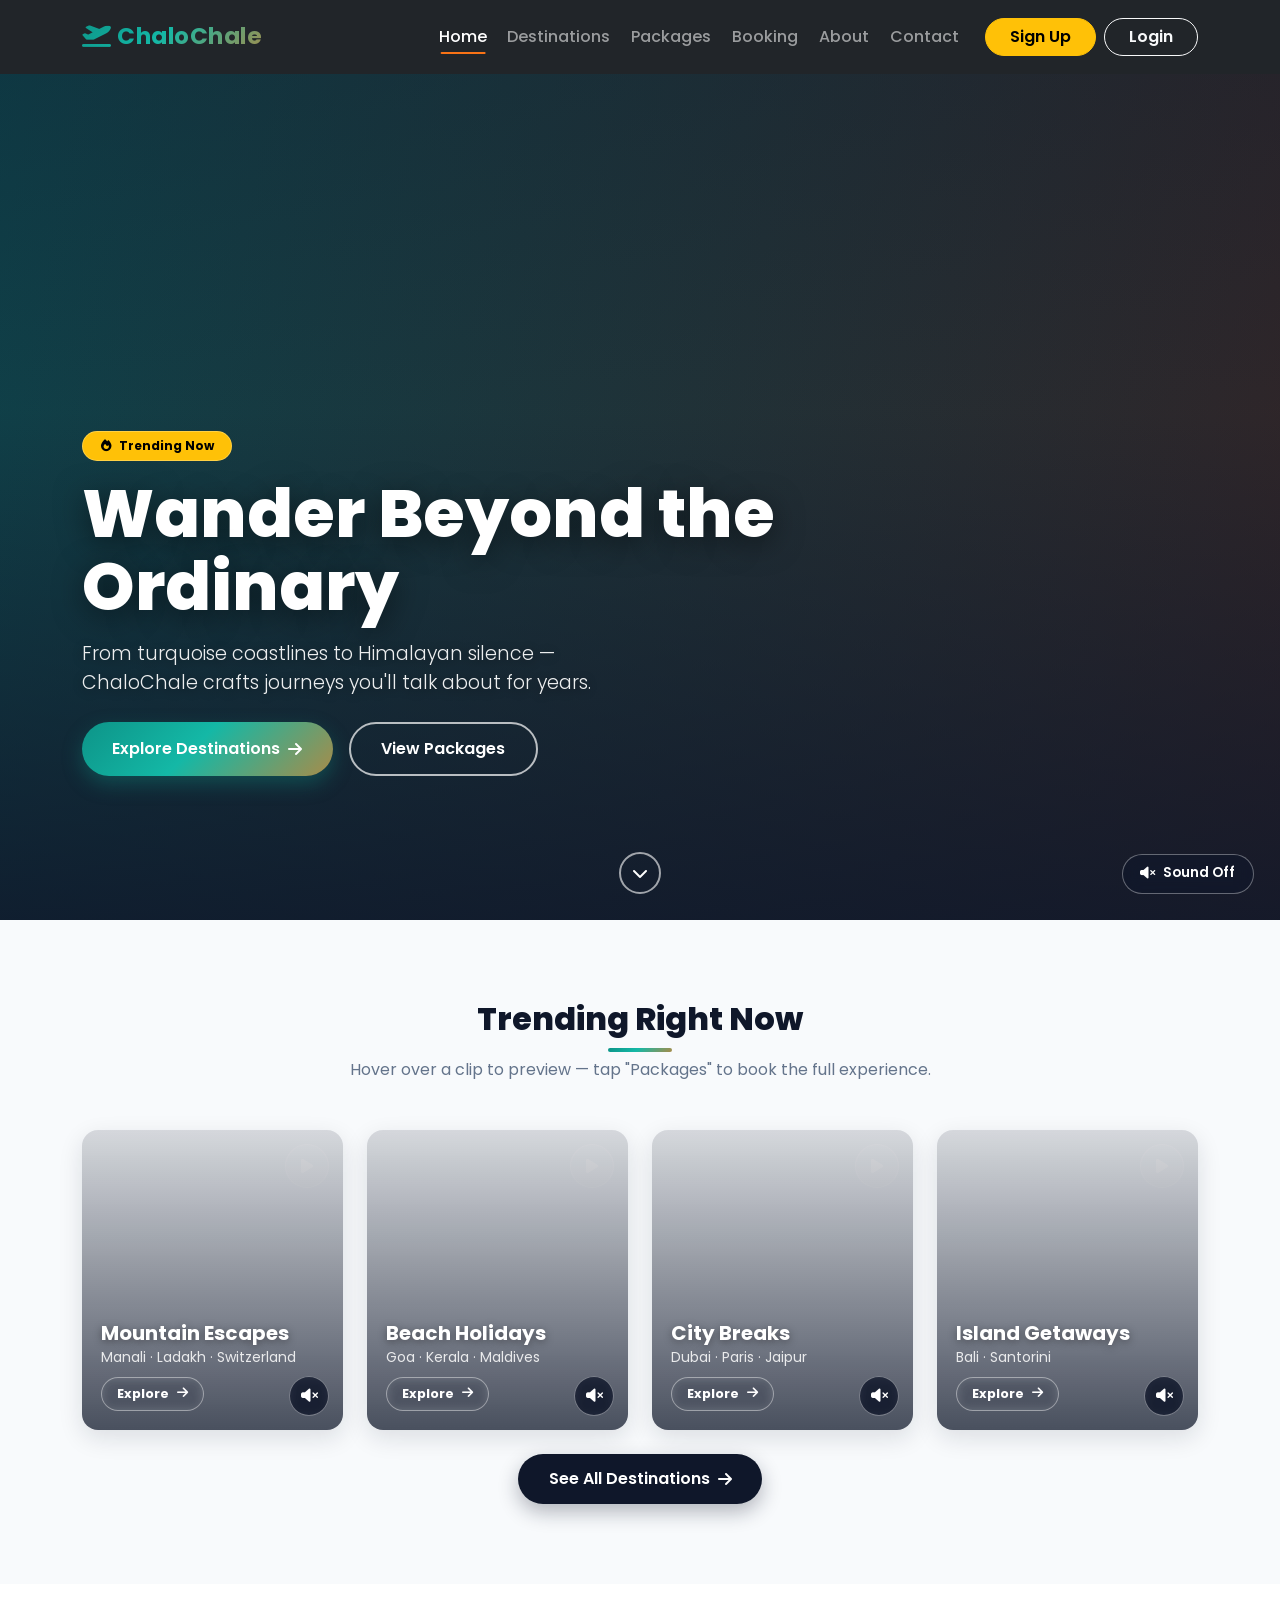
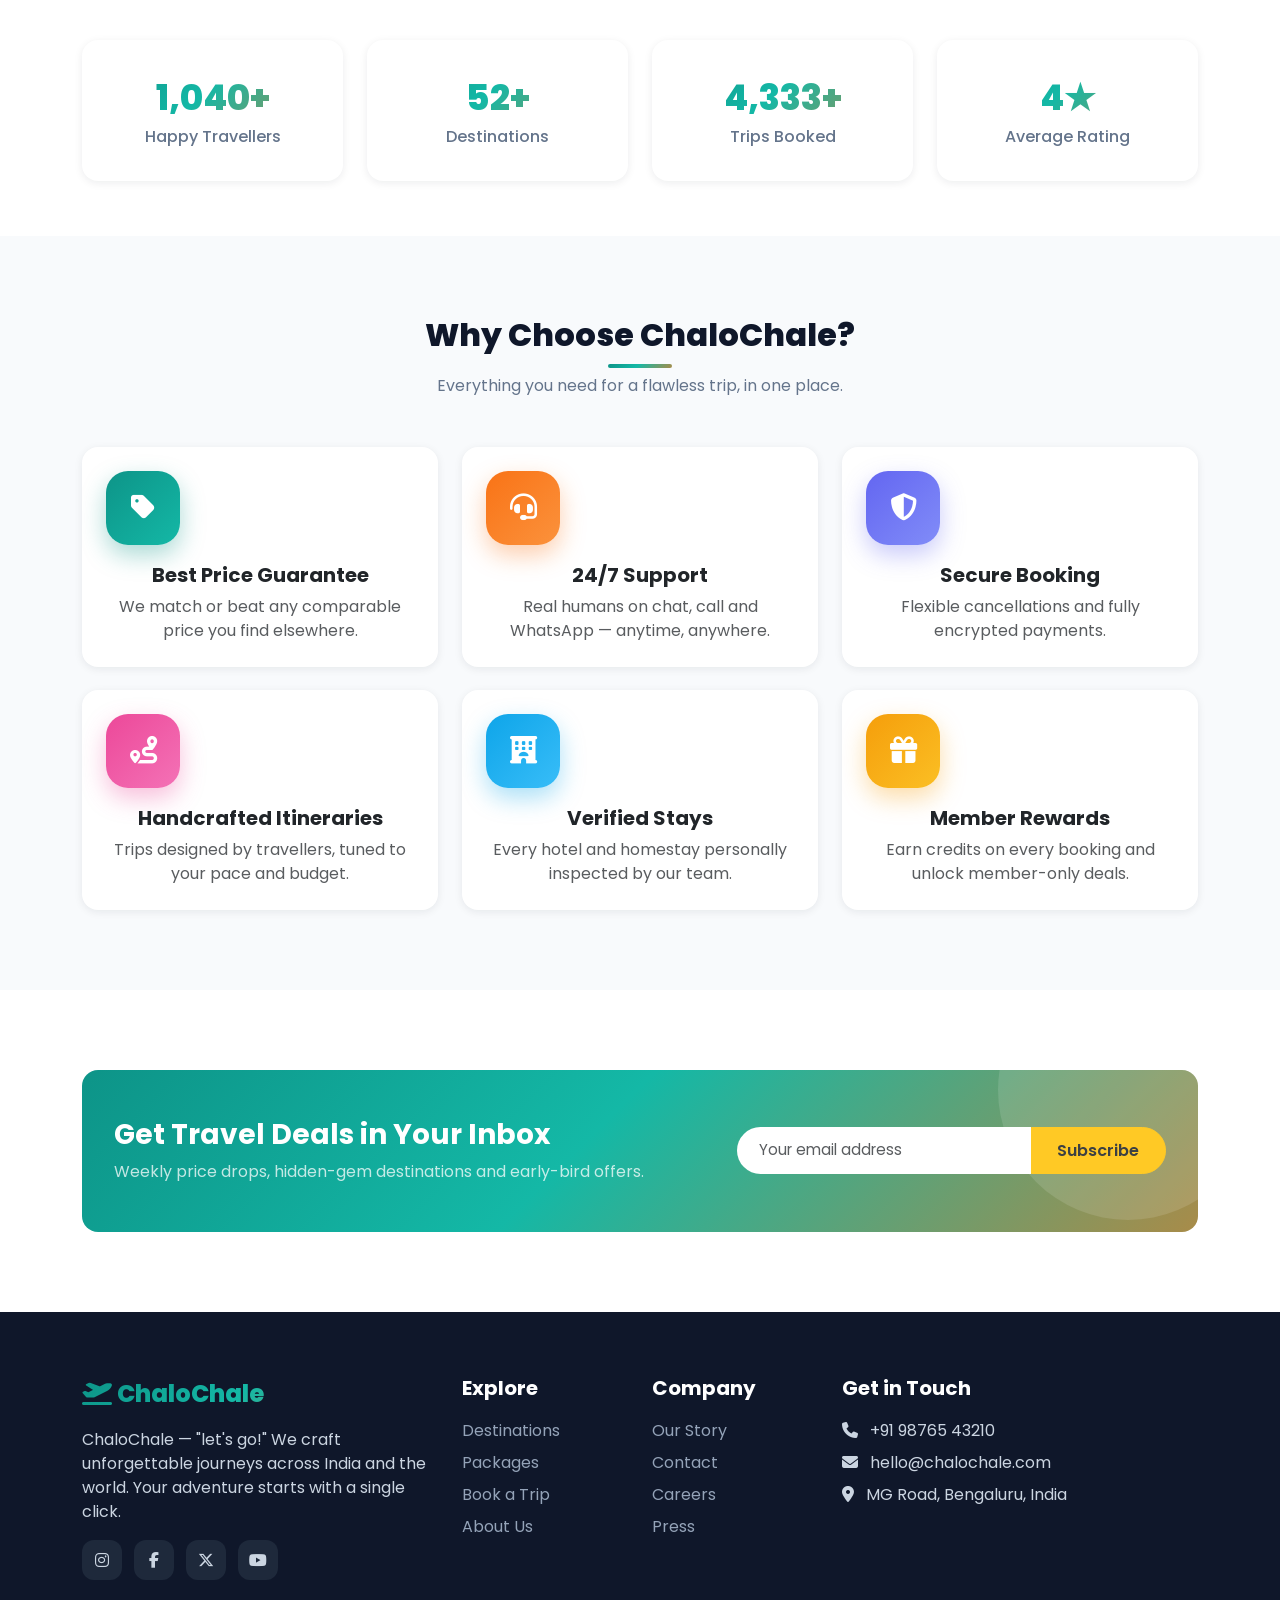
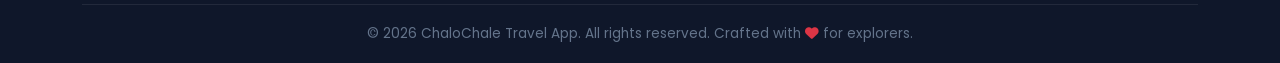
<file: index.html>
<!DOCTYPE html>
<html lang="en">
<head>
    <meta charset="UTF-8">
    <meta name="viewport" content="width=device-width, initial-scale=1.0">
    <title>ChaloChale — Explore the World With Us</title>
    <meta name="description" content="ChaloChale — book amazing destinations, packages and trips across India and the world.">
    <link href="https://cdn.jsdelivr.net/npm/bootstrap@5.0.2/dist/css/bootstrap.min.css" rel="stylesheet">
    <link rel="stylesheet" href="https://cdnjs.cloudflare.com/ajax/libs/font-awesome/6.5.2/css/all.min.css">
    <link href="https://fonts.googleapis.com/css2?family=Poppins:wght@400;500;600;700;800&display=swap" rel="stylesheet">
    <link rel="stylesheet" href="css/style.css">
</head>
<body>

    <!-- Navbar Start -->
    <nav class="navbar navbar-expand-lg navbar-dark bg-dark navbar-custom">
        <div class="container">
            <a class="navbar-brand fw-bold" href="index.html">
                <i class="fa-solid fa-plane-departure"></i> ChaloChale
            </a>

            <button class="navbar-toggler" type="button" data-bs-toggle="collapse" data-bs-target="#navbarNav">
                <span class="navbar-toggler-icon"></span>
            </button>

            <div class="collapse navbar-collapse" id="navbarNav">
                <ul class="navbar-nav ms-auto">
                    <li class="nav-item"><a class="nav-link active" href="index.html">Home</a></li>
                    <li class="nav-item"><a class="nav-link" href="destinations.html">Destinations</a></li>
                    <li class="nav-item"><a class="nav-link" href="packages.html">Packages</a></li>
                    <li class="nav-item"><a class="nav-link" href="booking.html">Booking</a></li>
                    <li class="nav-item"><a class="nav-link" href="about.html">About</a></li>
                    <li class="nav-item"><a class="nav-link" href="contact.html">Contact</a></li>
                </ul>
                <a href="signup.html" class="btn btn-warning ms-lg-3 rounded-pill px-4 fw-semibold">Sign Up</a>
                <a href="login.html" class="btn btn-outline-light ms-lg-2 rounded-pill px-4 fw-semibold">Login</a>
            </div>
        </div>
    </nav>
    <!-- Navbar End -->

    <!-- Video Hero -->
    <section class="video-hero">
        <video autoplay muted loop playsinline
               poster="https://images.unsplash.com/photo-1507525428034-b723cf961d3e?auto=format&fit=crop&w=1600&q=70">
            <source src="https://assets.mixkit.co/videos/5371/5371-720.mp4" type="video/mp4">
        </video>
        <div class="video-hero-overlay"></div>

        <div class="container video-hero-content">
            <span class="badge-pill badge text-bg-warning mb-3"><i class="fa-solid fa-fire me-1"></i> Trending Now</span>
            <h1 class="mb-3">Wander Beyond the Ordinary</h1>
            <p class="lead mb-4">From turquoise coastlines to Himalayan silence — ChaloChale crafts journeys you'll talk about for years.</p>
            <div class="d-flex flex-wrap gap-3">
                <a href="destinations.html" class="btn-cc">Explore Destinations <i class="fa-solid fa-arrow-right"></i></a>
                <a href="packages.html" class="btn-cc-outline">View Packages</a>
            </div>
        </div>

        <a href="#trending" class="scroll-hint" aria-label="Scroll down"><i class="fa-solid fa-chevron-down"></i></a>

        <button type="button" class="hero-sound" id="heroSound" aria-label="Toggle sound">
            <i class="fa-solid fa-volume-xmark"></i><span>Sound Off</span>
        </button>
    </section>
    <!-- Video Hero End -->

    <!-- Trending Video Destinations -->
    <section class="section section-alt" id="trending">
        <div class="container">
            <div class="text-center mb-5 reveal">
                <h2 class="section-title">Trending Right Now</h2>
                <p class="section-sub">Hover over a clip to preview — tap "Packages" to book the full experience.</p>
            </div>
            <div class="row g-4">
                <div class="col-md-6 col-lg-3 reveal">
                    <div class="video-card">
                        <video muted loop playsinline preload="metadata" poster="https://images.unsplash.com/photo-1501785888041-af3ef285b470?auto=format&fit=crop&w=700&q=60">
                            <source src="https://assets.mixkit.co/videos/41576/41576-720.mp4" type="video/mp4">
                        </video>
                        <button type="button" class="card-mute" aria-label="Toggle sound"><i class="fa-solid fa-volume-xmark"></i></button>
                        <span class="play-fab"><i class="fa-solid fa-play"></i></span>
                        <div class="video-card-overlay">
                            <h5>Mountain Escapes</h5>
                            <small>Manali · Ladakh · Switzerland</small>
                            <a href="destinations.html" class="video-explore">Explore <i class="fa-solid fa-arrow-right"></i></a>
                        </div>
                    </div>
                </div>
                <div class="col-md-6 col-lg-3 reveal" style="--reveal-delay:.1s">
                    <div class="video-card">
                        <video muted loop playsinline preload="metadata" poster="https://images.unsplash.com/photo-1514282401047-d79a71a590e8?auto=format&fit=crop&w=700&q=60">
                            <source src="https://assets.mixkit.co/videos/5016/5016-720.mp4" type="video/mp4">
                        </video>
                        <button type="button" class="card-mute" aria-label="Toggle sound"><i class="fa-solid fa-volume-xmark"></i></button>
                        <span class="play-fab"><i class="fa-solid fa-play"></i></span>
                        <div class="video-card-overlay">
                            <h5>Beach Holidays</h5>
                            <small>Goa · Kerala · Maldives</small>
                            <a href="destinations.html" class="video-explore">Explore <i class="fa-solid fa-arrow-right"></i></a>
                        </div>
                    </div>
                </div>
                <div class="col-md-6 col-lg-3 reveal" style="--reveal-delay:.2s">
                    <div class="video-card">
                        <video muted loop playsinline preload="metadata" poster="https://images.unsplash.com/photo-1512453979798-5ea266f8880c?auto=format&fit=crop&w=700&q=60">
                            <source src="https://assets.mixkit.co/videos/4646/4646-720.mp4" type="video/mp4">
                        </video>
                        <button type="button" class="card-mute" aria-label="Toggle sound"><i class="fa-solid fa-volume-xmark"></i></button>
                        <span class="play-fab"><i class="fa-solid fa-play"></i></span>
                        <div class="video-card-overlay">
                            <h5>City Breaks</h5>
                            <small>Dubai · Paris · Jaipur</small>
                            <a href="destinations.html" class="video-explore">Explore <i class="fa-solid fa-arrow-right"></i></a>
                        </div>
                    </div>
                </div>
                <div class="col-md-6 col-lg-3 reveal" style="--reveal-delay:.3s">
                    <div class="video-card">
                        <video muted loop playsinline preload="metadata" poster="https://images.unsplash.com/photo-1537996194471-e657df975ab4?auto=format&fit=crop&w=700&q=60">
                            <source src="https://assets.mixkit.co/videos/4692/4692-720.mp4" type="video/mp4">
                        </video>
                        <button type="button" class="card-mute" aria-label="Toggle sound"><i class="fa-solid fa-volume-xmark"></i></button>
                        <span class="play-fab"><i class="fa-solid fa-play"></i></span>
                        <div class="video-card-overlay">
                            <h5>Island Getaways</h5>
                            <small>Bali · Santorini</small>
                            <a href="destinations.html" class="video-explore">Explore <i class="fa-solid fa-arrow-right"></i></a>
                        </div>
                    </div>
                </div>
            </div>
            <div class="text-center mt-4 reveal">
                <a href="destinations.html" class="btn-cc btn-cc-dark">See All Destinations <i class="fa-solid fa-arrow-right"></i></a>
            </div>
        </div>
    </section>
    <!-- Trending End -->

    <!-- Stats Strip -->
    <section class="section-sm bg-white">
        <div class="container">
            <div class="row g-4 text-center">
                <div class="col-6 col-md-3 reveal">
                    <div class="stat-card"><div class="stat-num" data-count="1200" data-suffix="+">0</div><div class="stat-label">Happy Travellers</div></div>
                </div>
                <div class="col-6 col-md-3 reveal" style="--reveal-delay:.1s">
                    <div class="stat-card"><div class="stat-num" data-count="60" data-suffix="+">0</div><div class="stat-label">Destinations</div></div>
                </div>
                <div class="col-6 col-md-3 reveal" style="--reveal-delay:.2s">
                    <div class="stat-card"><div class="stat-num" data-count="5000" data-suffix="+">0</div><div class="stat-label">Trips Booked</div></div>
                </div>
                <div class="col-6 col-md-3 reveal" style="--reveal-delay:.3s">
                    <div class="stat-card"><div class="stat-num" data-count="4.8" data-suffix="★">0</div><div class="stat-label">Average Rating</div></div>
                </div>
            </div>
        </div>
    </section>

    <!-- Why ChaloChale -->
    <section class="section section-alt">
        <div class="container">
            <div class="text-center mb-5 reveal">
                <h2 class="section-title">Why Choose ChaloChale?</h2>
                <p class="section-sub">Everything you need for a flawless trip, in one place.</p>
            </div>
            <div class="row g-4">
                <div class="col-md-4 reveal">
                    <div class="card card-cc feature-card text-center p-4">
                        <span class="feature-icon t1"><i class="fa-solid fa-tag"></i></span>
                        <h5 class="fw-bold">Best Price Guarantee</h5>
                        <p class="text-muted mb-0">We match or beat any comparable price you find elsewhere.</p>
                    </div>
                </div>
                <div class="col-md-4 reveal" style="--reveal-delay:.12s">
                    <div class="card card-cc feature-card text-center p-4">
                        <span class="feature-icon t2"><i class="fa-solid fa-headset"></i></span>
                        <h5 class="fw-bold">24/7 Support</h5>
                        <p class="text-muted mb-0">Real humans on chat, call and WhatsApp — anytime, anywhere.</p>
                    </div>
                </div>
                <div class="col-md-4 reveal" style="--reveal-delay:.24s">
                    <div class="card card-cc feature-card text-center p-4">
                        <span class="feature-icon t3"><i class="fa-solid fa-shield-halved"></i></span>
                        <h5 class="fw-bold">Secure Booking</h5>
                        <p class="text-muted mb-0">Flexible cancellations and fully encrypted payments.</p>
                    </div>
                </div>
                <div class="col-md-4 reveal">
                    <div class="card card-cc feature-card text-center p-4">
                        <span class="feature-icon t4"><i class="fa-solid fa-route"></i></span>
                        <h5 class="fw-bold">Handcrafted Itineraries</h5>
                        <p class="text-muted mb-0">Trips designed by travellers, tuned to your pace and budget.</p>
                    </div>
                </div>
                <div class="col-md-4 reveal" style="--reveal-delay:.12s">
                    <div class="card card-cc feature-card text-center p-4">
                        <span class="feature-icon t5"><i class="fa-solid fa-hotel"></i></span>
                        <h5 class="fw-bold">Verified Stays</h5>
                        <p class="text-muted mb-0">Every hotel and homestay personally inspected by our team.</p>
                    </div>
                </div>
                <div class="col-md-4 reveal" style="--reveal-delay:.24s">
                    <div class="card card-cc feature-card text-center p-4">
                        <span class="feature-icon t6"><i class="fa-solid fa-gift"></i></span>
                        <h5 class="fw-bold">Member Rewards</h5>
                        <p class="text-muted mb-0">Earn credits on every booking and unlock member-only deals.</p>
                    </div>
                </div>
            </div>
        </div>
    </section>

    <!-- CTA / Newsletter -->
    <section class="section">
        <div class="container">
            <div class="newsletter-box reveal">
                <div class="row align-items-center g-3">
                    <div class="col-lg-7">
                        <h3 class="fw-bold mb-2">Get Travel Deals in Your Inbox</h3>
                        <p class="mb-0 opacity-75">Weekly price drops, hidden-gem destinations and early-bird offers.</p>
                    </div>
                    <div class="col-lg-5">
                        <form class="newsletter-form d-flex" novalidate>
                            <input type="email" class="form-control" placeholder="Your email address" required>
                            <button class="btn btn-warning fw-semibold text-dark" type="submit">Subscribe</button>
                        </form>
                    </div>
                </div>
            </div>
        </div>
    </section>

    <!-- Footer -->
    <footer class="footer-cc">
        <div class="container">
            <div class="row g-4 pb-4">
                <div class="col-lg-4 col-md-6">
                    <div class="footer-brand mb-3"><i class="fa-solid fa-plane-departure"></i> ChaloChale</div>
                    <p>ChaloChale — "let's go!" We craft unforgettable journeys across India and the world. Your adventure starts with a single click.</p>
                    <div class="mt-3">
                        <a href="#" class="social-btn"><i class="fa-brands fa-instagram"></i></a>
                        <a href="#" class="social-btn"><i class="fa-brands fa-facebook-f"></i></a>
                        <a href="#" class="social-btn"><i class="fa-brands fa-x-twitter"></i></a>
                        <a href="#" class="social-btn"><i class="fa-brands fa-youtube"></i></a>
                    </div>
                </div>
                <div class="col-lg-2 col-md-6">
                    <h5>Explore</h5>
                    <ul class="list-unstyled">
                        <li class="mb-2"><a href="destinations.html">Destinations</a></li>
                        <li class="mb-2"><a href="packages.html">Packages</a></li>
                        <li class="mb-2"><a href="booking.html">Book a Trip</a></li>
                        <li class="mb-2"><a href="about.html">About Us</a></li>
                    </ul>
                </div>
                <div class="col-lg-2 col-md-6">
                    <h5>Company</h5>
                    <ul class="list-unstyled">
                        <li class="mb-2"><a href="about.html">Our Story</a></li>
                        <li class="mb-2"><a href="contact.html">Contact</a></li>
                        <li class="mb-2"><a href="contact.html">Careers</a></li>
                        <li class="mb-2"><a href="contact.html">Press</a></li>
                    </ul>
                </div>
                <div class="col-lg-4 col-md-6">
                    <h5>Get in Touch</h5>
                    <ul class="list-unstyled">
                        <li class="mb-2"><i class="fa-solid fa-phone me-2"></i> +91 98765 43210</li>
                        <li class="mb-2"><i class="fa-solid fa-envelope me-2"></i> hello@chalochale.com</li>
                        <li class="mb-2"><i class="fa-solid fa-location-dot me-2"></i> MG Road, Bengaluru, India</li>
                    </ul>
                </div>
            </div>
            <div class="footer-bottom text-center">
                © <span data-year>2026</span> ChaloChale Travel App. All rights reserved. Crafted with <i class="fa-solid fa-heart text-danger"></i> for explorers.
            </div>
        </div>
    </footer>

    <button id="backToTop" aria-label="Back to top"><i class="fa-solid fa-arrow-up"></i></button>

    <script src="https://cdn.jsdelivr.net/npm/bootstrap@5.0.2/dist/js/bootstrap.bundle.min.js"></script>
    <script src="js/script.js"></script>
</body>
</html>
</file>
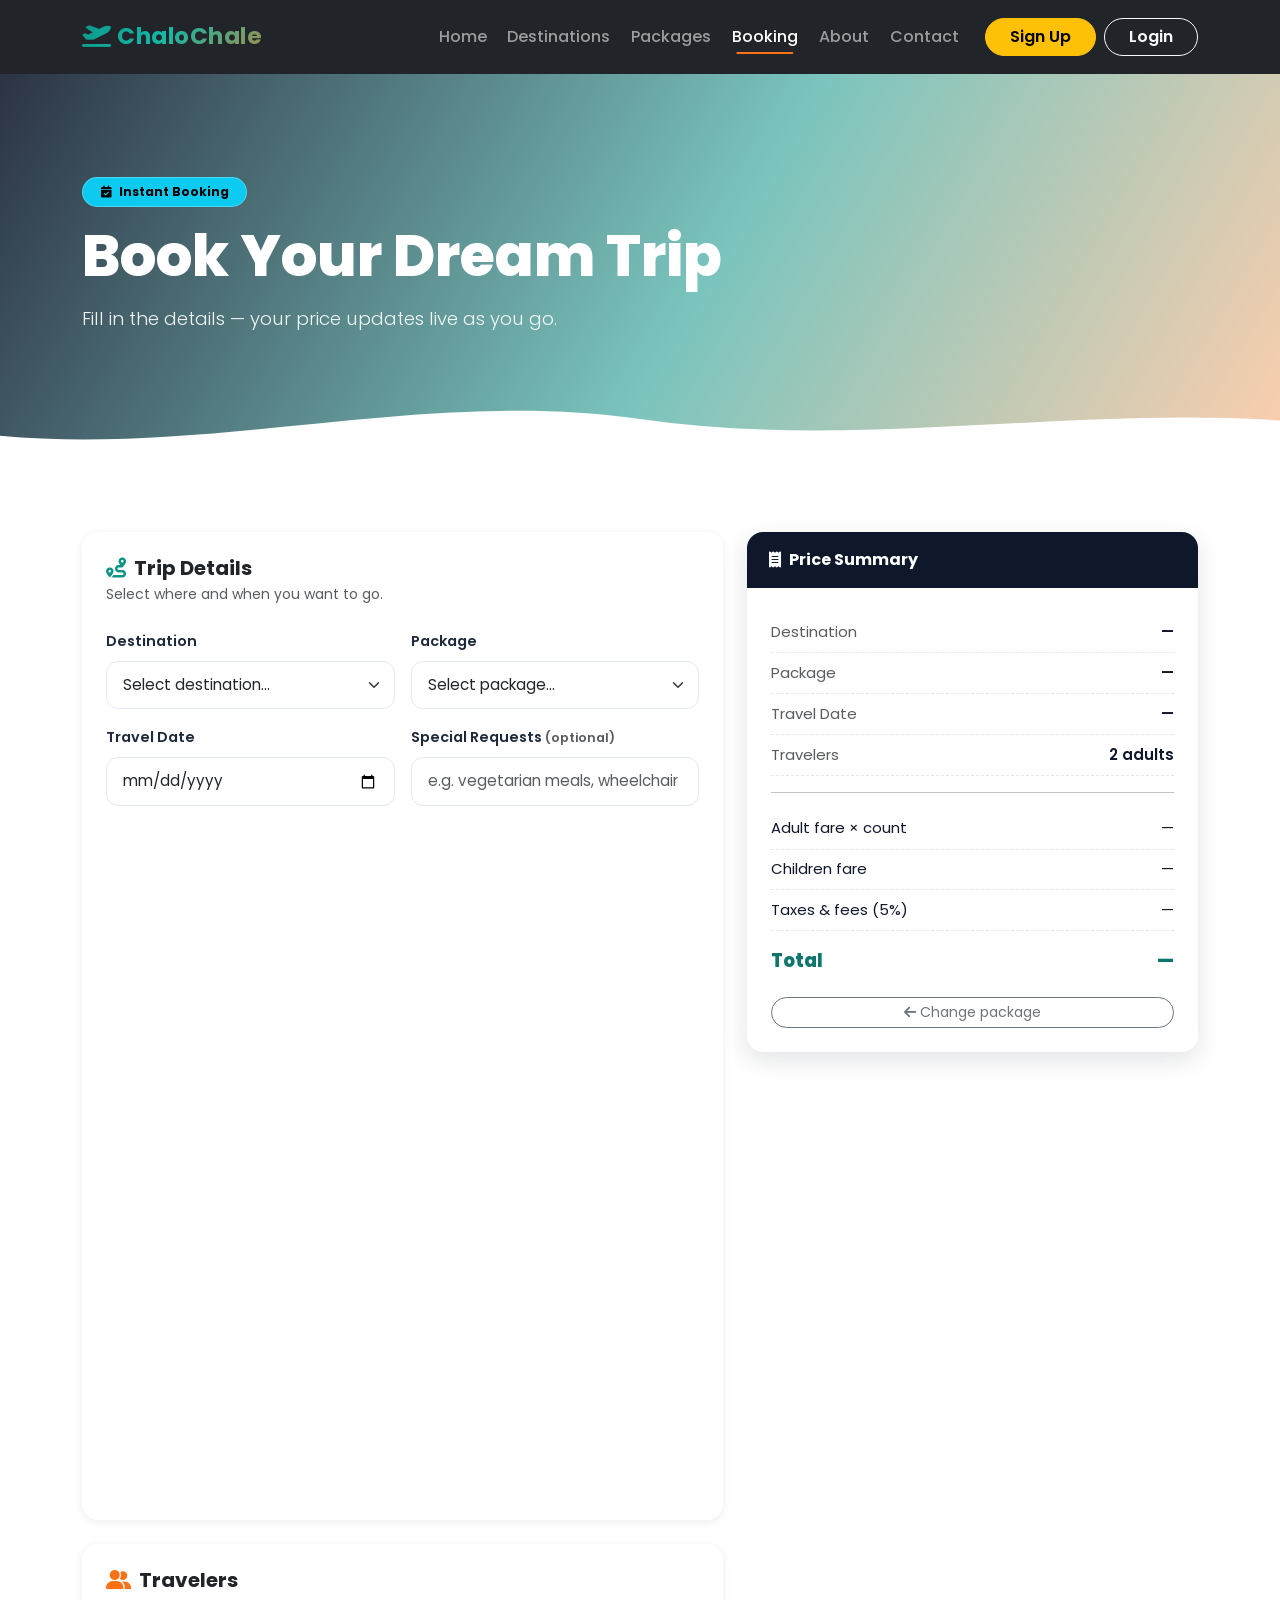
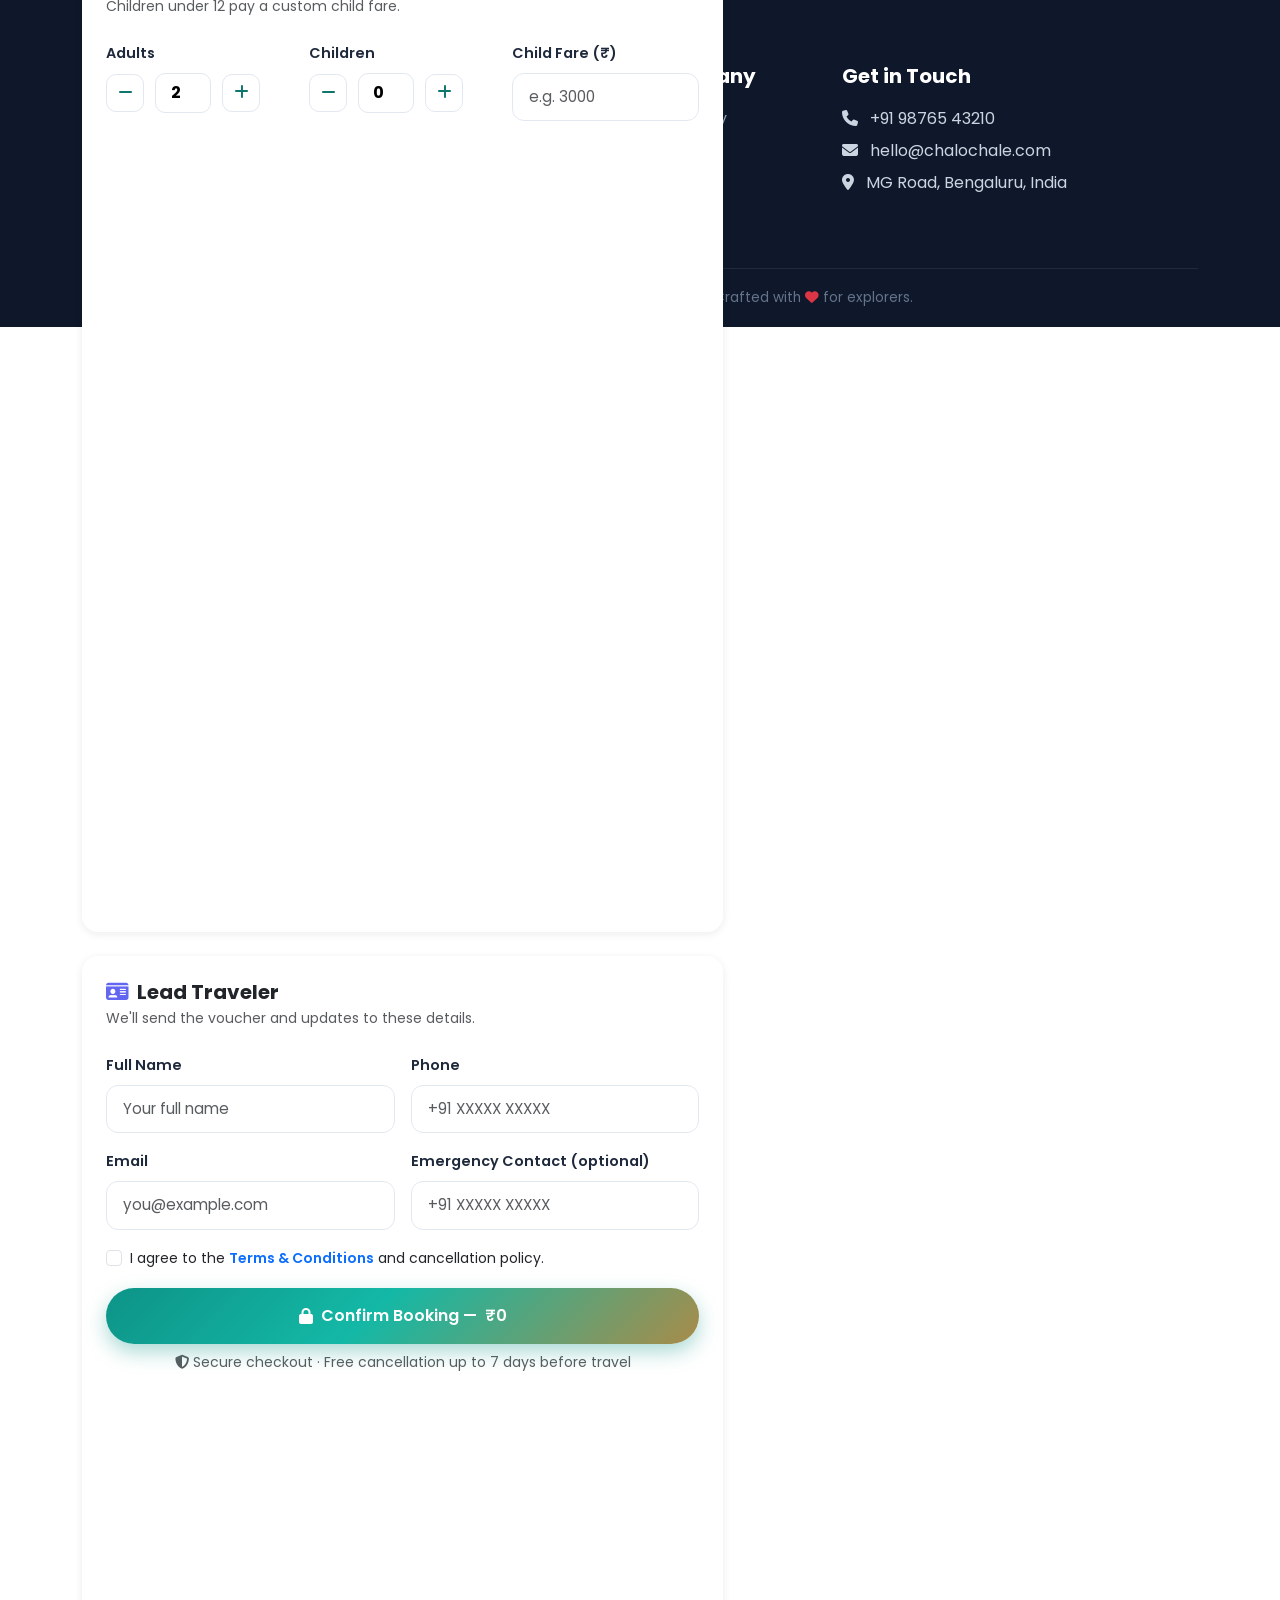
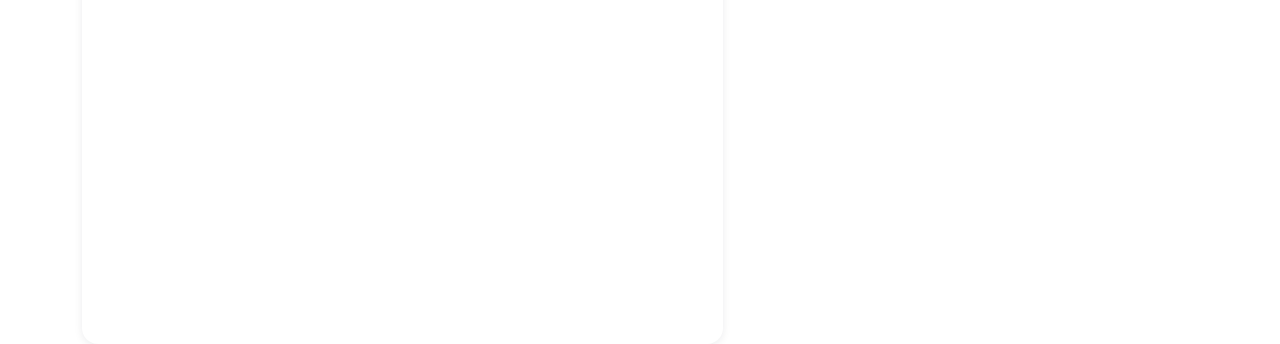
<file: booking.html>
<!DOCTYPE html>
<html lang="en">
<head>
    <meta charset="UTF-8">
    <meta name="viewport" content="width=device-width, initial-scale=1.0">
    <title>Book Your Trip — ChaloChale</title>
    <link href="https://cdn.jsdelivr.net/npm/bootstrap@5.0.2/dist/css/bootstrap.min.css" rel="stylesheet">
    <link rel="stylesheet" href="https://cdnjs.cloudflare.com/ajax/libs/font-awesome/6.5.2/css/all.min.css">
    <link href="https://fonts.googleapis.com/css2?family=Poppins:wght@400;500;600;700;800&display=swap" rel="stylesheet">
    <link rel="stylesheet" href="css/style.css">
</head>
<body>

    <nav class="navbar navbar-expand-lg navbar-dark bg-dark navbar-custom">
        <div class="container">
            <a class="navbar-brand fw-bold" href="index.html"><i class="fa-solid fa-plane-departure"></i> ChaloChale</a>
            <button class="navbar-toggler" type="button" data-bs-toggle="collapse" data-bs-target="#navbarNav">
                <span class="navbar-toggler-icon"></span>
            </button>
            <div class="collapse navbar-collapse" id="navbarNav">
                <ul class="navbar-nav ms-auto">
                    <li class="nav-item"><a class="nav-link" href="index.html">Home</a></li>
                    <li class="nav-item"><a class="nav-link" href="destinations.html">Destinations</a></li>
                    <li class="nav-item"><a class="nav-link" href="packages.html">Packages</a></li>
                    <li class="nav-item"><a class="nav-link active" href="booking.html">Booking</a></li>
                    <li class="nav-item"><a class="nav-link" href="about.html">About</a></li>
                    <li class="nav-item"><a class="nav-link" href="contact.html">Contact</a></li>
                </ul>
                <a href="signup.html" class="btn btn-warning ms-lg-3 rounded-pill px-4 fw-semibold">Sign Up</a>
                <a href="login.html" class="btn btn-outline-light ms-lg-2 rounded-pill px-4 fw-semibold">Login</a>
            </div>
        </div>
    </nav>

    <!-- Hero -->
    <section class="hero" style="background-image:url('https://images.unsplash.com/photo-1488646953014-85cb44e25828?auto=format&fit=crop&w=1400&q=60');min-height:42vh">
        <div class="container">
            <span class="badge-pill badge text-bg-info mb-3"><i class="fa-solid fa-calendar-check me-1"></i> Instant Booking</span>
            <h1 class="mb-3">Book Your Dream Trip</h1>
            <p class="lead">Fill in the details — your price updates live as you go.</p>
        </div>
    </section>

    <!-- Booking Form + Summary -->
    <section class="section">
        <div class="container">
            <form id="bookingForm" novalidate>
                <div class="row g-4">
                    <!-- Left: form -->
                    <div class="col-lg-7">
                        <div class="card card-cc p-4 mb-4 reveal">
                            <h5 class="fw-bold mb-1"><i class="fa-solid fa-route me-2" style="color:var(--cc-primary)"></i>Trip Details</h5>
                            <p class="text-muted small mb-4">Select where and when you want to go.</p>
                            <div class="row g-3">
                                <div class="col-md-6">
                                    <label class="form-label">Destination</label>
                                    <select id="destinationSelect" class="form-select" required></select>
                                </div>
                                <div class="col-md-6">
                                    <label class="form-label">Package</label>
                                    <select id="packageSelect" class="form-select" required></select>
                                </div>
                                <div class="col-md-6">
                                    <label class="form-label">Travel Date</label>
                                    <input id="travelDate" type="date" class="form-control" required>
                                </div>
                                <div class="col-md-6">
                                    <label class="form-label">Special Requests <small class="text-muted">(optional)</small></label>
                                    <input id="specialRequests" type="text" class="form-control" placeholder="e.g. vegetarian meals, wheelchair access">
                                </div>
                            </div>
                        </div>

                        <div class="card card-cc p-4 mb-4 reveal" style="--reveal-delay:.1s">
                            <h5 class="fw-bold mb-1"><i class="fa-solid fa-user-group me-2" style="color:var(--cc-accent)"></i>Travelers</h5>
                            <p class="text-muted small mb-4">Children under 12 pay a custom child fare.</p>
                            <div class="row g-3">
                                <div class="col-md-4">
                                    <label class="form-label">Adults</label>
                                    <div class="stepper">
                                        <button type="button" data-step="adults" data-delta="-1"><i class="fa-solid fa-minus"></i></button>
                                        <input id="adults" type="number" min="1" max="20" value="2">
                                        <button type="button" data-step="adults" data-delta="1"><i class="fa-solid fa-plus"></i></button>
                                    </div>
                                </div>
                                <div class="col-md-4">
                                    <label class="form-label">Children</label>
                                    <div class="stepper">
                                        <button type="button" data-step="children" data-delta="-1"><i class="fa-solid fa-minus"></i></button>
                                        <input id="children" type="number" min="0" max="10" value="0">
                                        <button type="button" data-step="children" data-delta="1"><i class="fa-solid fa-plus"></i></button>
                                    </div>
                                </div>
                                <div class="col-md-4">
                                    <label class="form-label">Child Fare (₹)</label>
                                    <input id="childPriceInput" type="number" min="0" class="form-control" placeholder="e.g. 3000">
                                </div>
                            </div>
                        </div>

                        <div class="card card-cc p-4 reveal" style="--reveal-delay:.2s">
                            <h5 class="fw-bold mb-1"><i class="fa-solid fa-id-card me-2" style="color:#6366f1"></i>Lead Traveler</h5>
                            <p class="text-muted small mb-4">We'll send the voucher and updates to these details.</p>
                            <div class="row g-3">
                                <div class="col-md-6">
                                    <label class="form-label">Full Name</label>
                                    <input id="customerName" type="text" class="form-control" placeholder="Your full name" required>
                                </div>
                                <div class="col-md-6">
                                    <label class="form-label">Phone</label>
                                    <input id="customerPhone" type="tel" class="form-control" placeholder="+91 XXXXX XXXXX" required>
                                </div>
                                <div class="col-md-6">
                                    <label class="form-label">Email</label>
                                    <input id="customerEmail" type="email" class="form-control" placeholder="you@example.com" required>
                                </div>
                                <div class="col-md-6">
                                    <label class="form-label">Emergency Contact (optional)</label>
                                    <input id="emergencyContact" type="tel" class="form-control" placeholder="+91 XXXXX XXXXX">
                                </div>
                            </div>
                            <div class="form-check mt-3">
                                <input class="form-check-input" type="checkbox" id="termsCheck" required>
                                <label class="form-check-label small" for="termsCheck">
                                    I agree to the <a href="#" class="text-decoration-none fw-semibold">Terms & Conditions</a> and cancellation policy.
                                </label>
                            </div>
                            <button type="submit" class="btn-cc w-100 justify-content-center mt-3 py-3 fs-6">
                                <i class="fa-solid fa-lock"></i> Confirm Booking — <span id="btnTotal">₹0</span>
                            </button>
                            <p class="text-center text-muted small mt-2 mb-0"><i class="fa-solid fa-shield-halved me-1"></i>Secure checkout · Free cancellation up to 7 days before travel</p>
                        </div>
                    </div>

                    <!-- Right: summary -->
                    <div class="col-lg-5">
                        <div class="summary-card reveal" style="--reveal-delay:.15s">
                            <div class="summary-head"><i class="fa-solid fa-receipt me-2"></i>Price Summary</div>
                            <div class="card-body p-4">
                                <div class="summary-line"><span class="text-muted">Destination</span><span id="sumDest" class="fw-semibold text-end">—</span></div>
                                <div class="summary-line"><span class="text-muted">Package</span><span id="sumPkg" class="fw-semibold text-end">—</span></div>
                                <div class="summary-line"><span class="text-muted">Travel Date</span><span id="sumDate" class="fw-semibold text-end">—</span></div>
                                <div class="summary-line"><span class="text-muted">Travelers</span><span id="sumTravelers" class="fw-semibold text-end">—</span></div>
                                <hr>
                                <div class="summary-line"><span>Adult fare × count</span><span id="sumBase">—</span></div>
                                <div class="summary-line"><span>Children fare</span><span id="sumChild">—</span></div>
                                <div class="summary-line"><span>Taxes & fees (5%)</span><span id="sumTax">—</span></div>
                                <div class="summary-total"><span>Total</span><span id="sumTotal">—</span></div>
                                <div class="d-grid mt-3">
                                    <a href="packages.html" class="btn btn-outline-secondary btn-sm rounded-pill"><i class="fa-solid fa-arrow-left me-1"></i>Change package</a>
                                </div>
                            </div>
                        </div>
                    </div>
                </div>
            </form>
        </div>
    </section>

    <footer class="footer-cc">
        <div class="container">
            <div class="row g-4 pb-4">
                <div class="col-lg-4 col-md-6">
                    <div class="footer-brand mb-3"><i class="fa-solid fa-plane-departure"></i> ChaloChale</div>
                    <p>ChaloChale — "let's go!" We craft unforgettable journeys across India and the world.</p>
                    <div class="mt-3">
                        <a href="#" class="social-btn"><i class="fa-brands fa-instagram"></i></a>
                        <a href="#" class="social-btn"><i class="fa-brands fa-facebook-f"></i></a>
                        <a href="#" class="social-btn"><i class="fa-brands fa-x-twitter"></i></a>
                        <a href="#" class="social-btn"><i class="fa-brands fa-youtube"></i></a>
                    </div>
                </div>
                <div class="col-lg-2 col-md-6">
                    <h5>Explore</h5>
                    <ul class="list-unstyled">
                        <li class="mb-2"><a href="destinations.html">Destinations</a></li>
                        <li class="mb-2"><a href="packages.html">Packages</a></li>
                        <li class="mb-2"><a href="booking.html">Book a Trip</a></li>
                        <li class="mb-2"><a href="about.html">About Us</a></li>
                    </ul>
                </div>
                <div class="col-lg-2 col-md-6">
                    <h5>Company</h5>
                    <ul class="list-unstyled">
                        <li class="mb-2"><a href="about.html">Our Story</a></li>
                        <li class="mb-2"><a href="contact.html">Contact</a></li>
                        <li class="mb-2"><a href="contact.html">Careers</a></li>
                        <li class="mb-2"><a href="contact.html">Press</a></li>
                    </ul>
                </div>
                <div class="col-lg-4 col-md-6">
                    <h5>Get in Touch</h5>
                    <ul class="list-unstyled">
                        <li class="mb-2"><i class="fa-solid fa-phone me-2"></i> +91 98765 43210</li>
                        <li class="mb-2"><i class="fa-solid fa-envelope me-2"></i> hello@chalochale.com</li>
                        <li class="mb-2"><i class="fa-solid fa-location-dot me-2"></i> MG Road, Bengaluru, India</li>
                    </ul>
                </div>
            </div>
            <div class="footer-bottom text-center">
                © <span data-year>2026</span> ChaloChale Travel App. All rights reserved. Crafted with <i class="fa-solid fa-heart text-danger"></i> for explorers.
            </div>
        </div>
    </footer>

    <button id="backToTop" aria-label="Back to top"><i class="fa-solid fa-arrow-up"></i></button>

    <script src="https://cdn.jsdelivr.net/npm/bootstrap@5.0.2/dist/js/bootstrap.bundle.min.js"></script>
    <script src="js/script.js"></script>
</body>
</html>
</file>
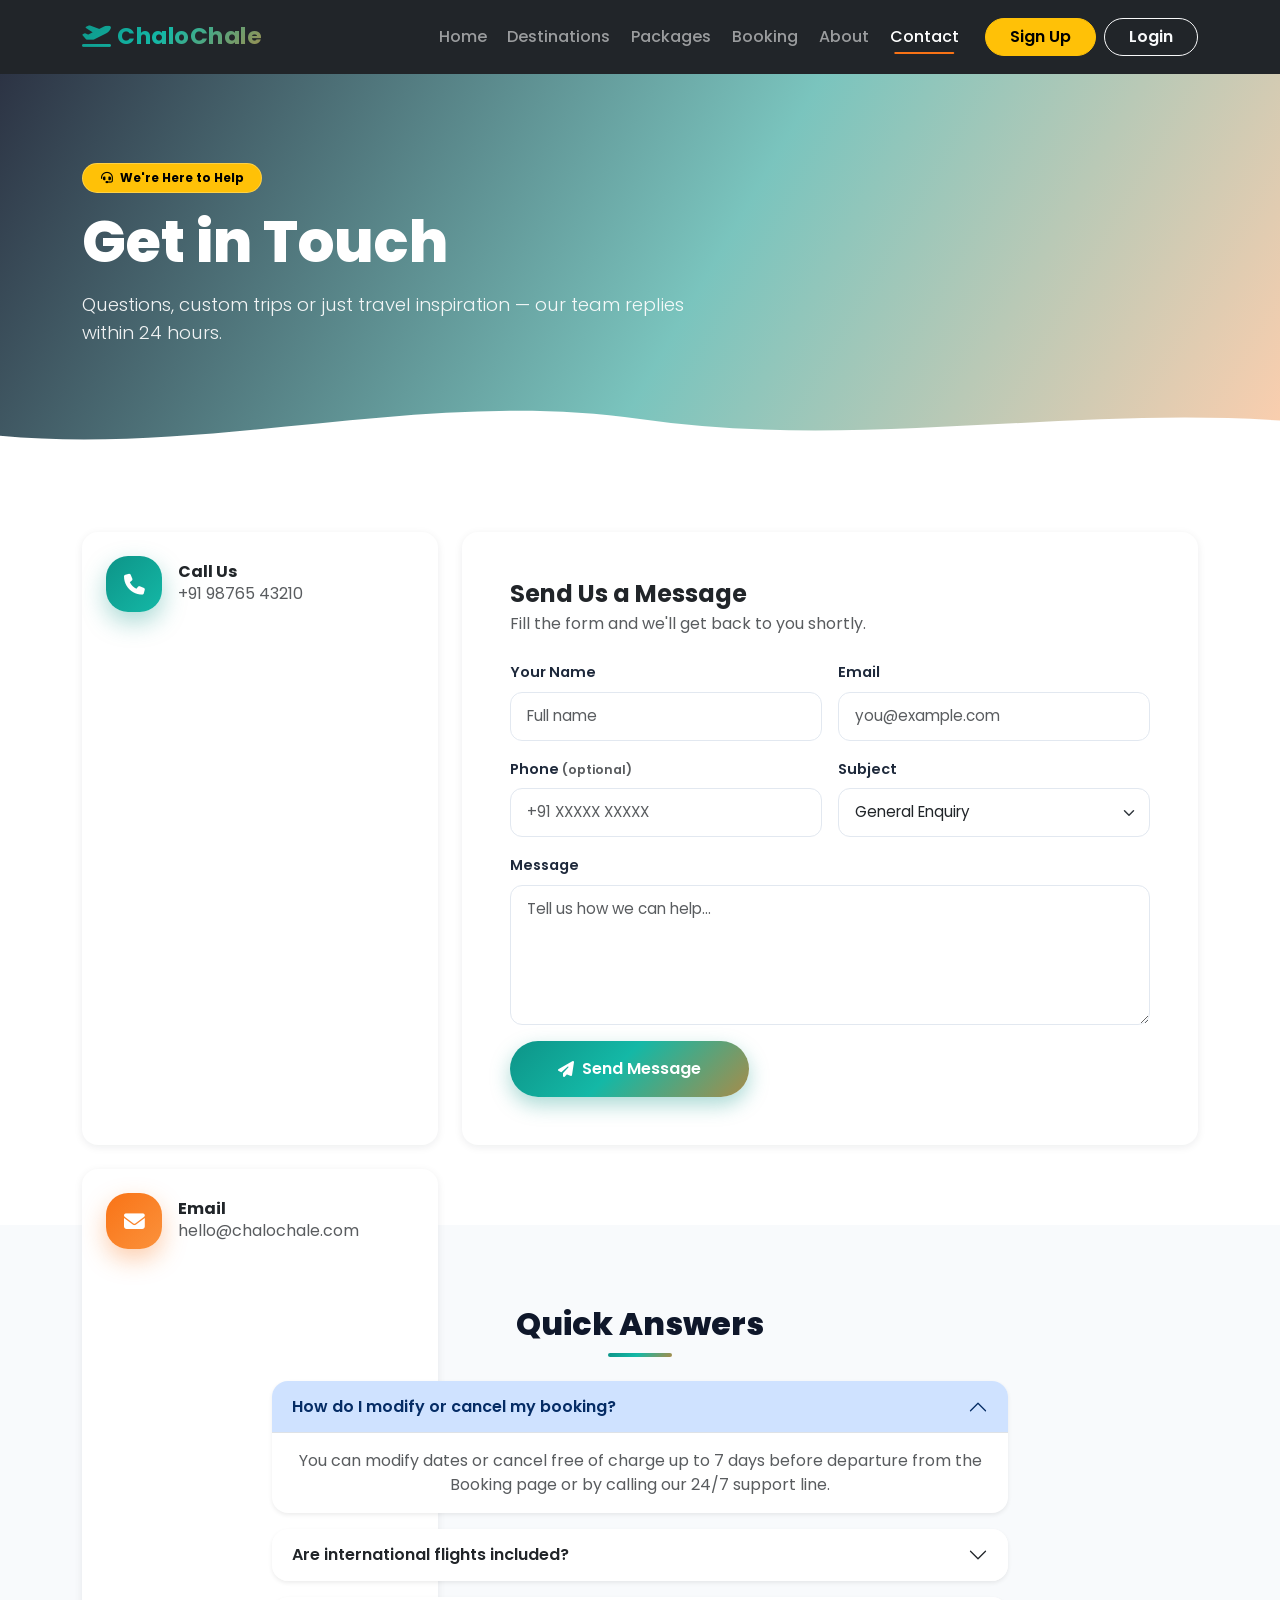
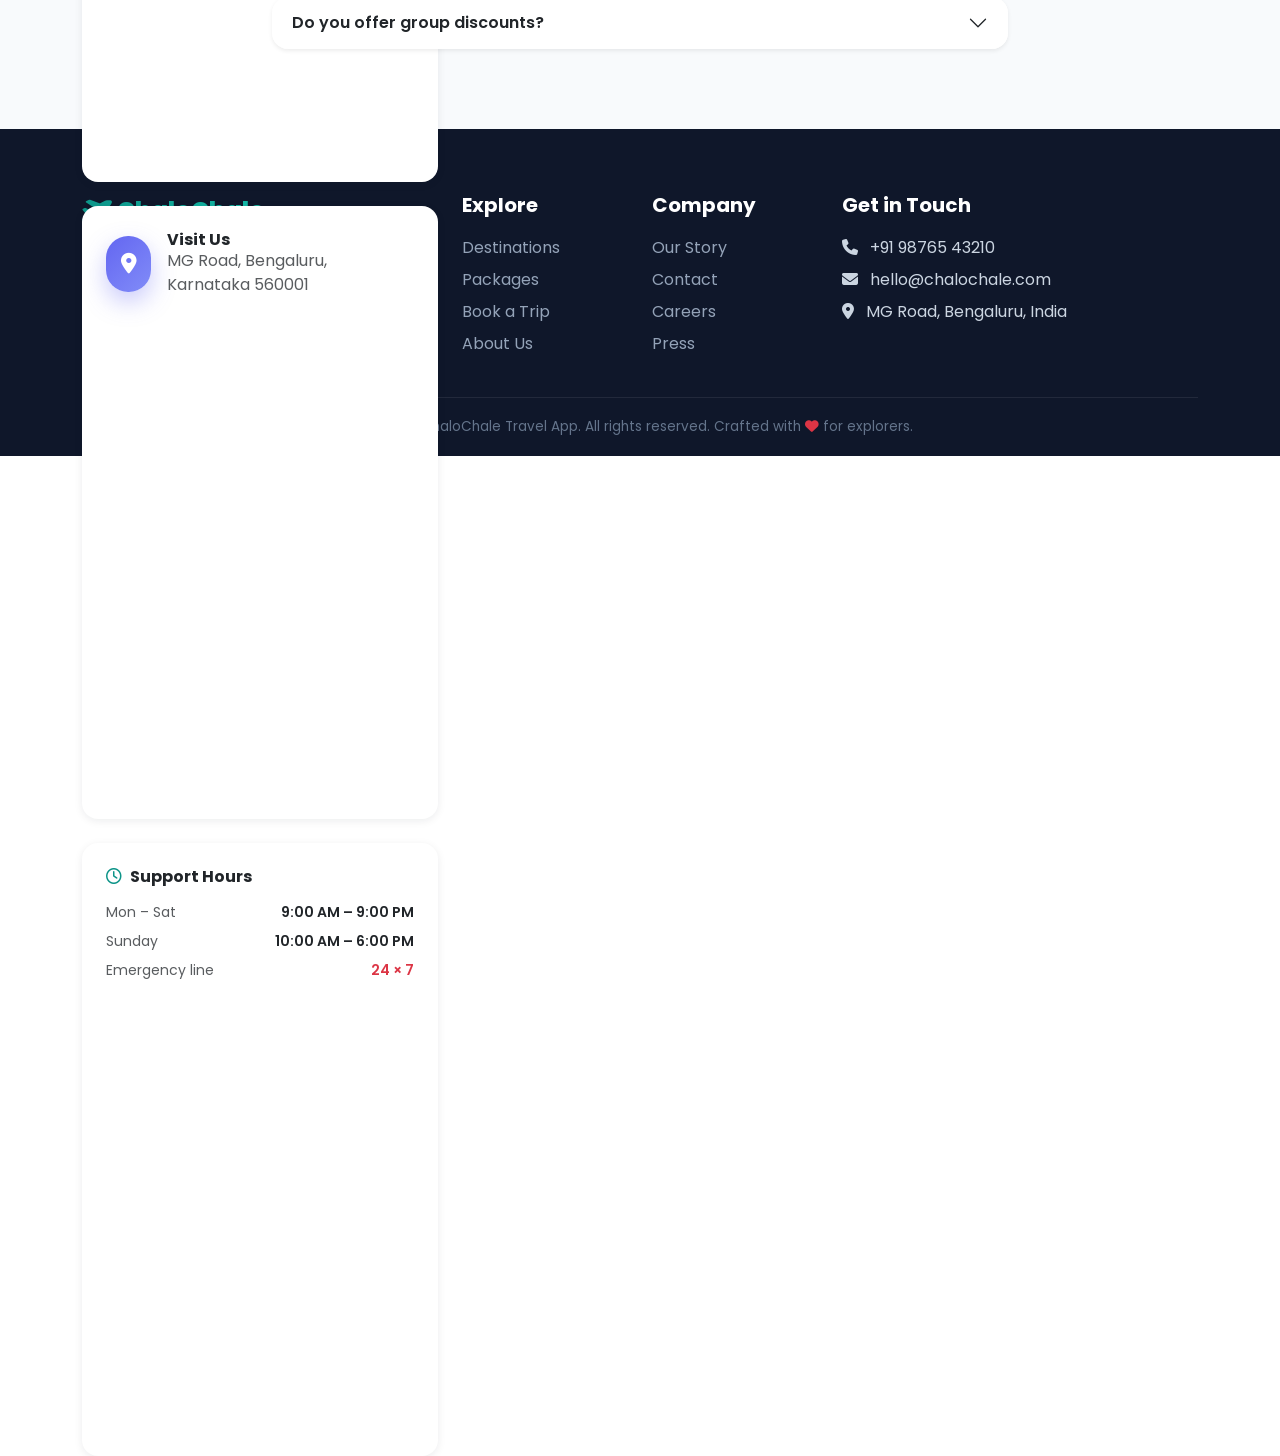
<file: contact.html>
<!DOCTYPE html>
<html lang="en">
<head>
    <meta charset="UTF-8">
    <meta name="viewport" content="width=device-width, initial-scale=1.0">
    <title>Contact Us — ChaloChale</title>
    <link href="https://cdn.jsdelivr.net/npm/bootstrap@5.0.2/dist/css/bootstrap.min.css" rel="stylesheet">
    <link rel="stylesheet" href="https://cdnjs.cloudflare.com/ajax/libs/font-awesome/6.5.2/css/all.min.css">
    <link href="https://fonts.googleapis.com/css2?family=Poppins:wght@400;500;600;700;800&display=swap" rel="stylesheet">
    <link rel="stylesheet" href="css/style.css">
</head>
<body>

    <nav class="navbar navbar-expand-lg navbar-dark bg-dark navbar-custom">
        <div class="container">
            <a class="navbar-brand fw-bold" href="index.html"><i class="fa-solid fa-plane-departure"></i> ChaloChale</a>
            <button class="navbar-toggler" type="button" data-bs-toggle="collapse" data-bs-target="#navbarNav">
                <span class="navbar-toggler-icon"></span>
            </button>
            <div class="collapse navbar-collapse" id="navbarNav">
                <ul class="navbar-nav ms-auto">
                    <li class="nav-item"><a class="nav-link" href="index.html">Home</a></li>
                    <li class="nav-item"><a class="nav-link" href="destinations.html">Destinations</a></li>
                    <li class="nav-item"><a class="nav-link" href="packages.html">Packages</a></li>
                    <li class="nav-item"><a class="nav-link" href="booking.html">Booking</a></li>
                    <li class="nav-item"><a class="nav-link" href="about.html">About</a></li>
                    <li class="nav-item"><a class="nav-link active" href="contact.html">Contact</a></li>
                </ul>
                <a href="signup.html" class="btn btn-warning ms-lg-3 rounded-pill px-4 fw-semibold">Sign Up</a>
                <a href="login.html" class="btn btn-outline-light ms-lg-2 rounded-pill px-4 fw-semibold">Login</a>
            </div>
        </div>
    </nav>

    <!-- Hero -->
    <section class="hero" style="background-image:url('https://images.unsplash.com/photo-1469854523086-cc02fe5d8800?auto=format&fit=crop&w=1400&q=60');min-height:42vh">
        <div class="container">
            <span class="badge-pill badge text-bg-warning mb-3"><i class="fa-solid fa-headset me-1"></i> We're Here to Help</span>
            <h1 class="mb-3">Get in Touch</h1>
            <p class="lead">Questions, custom trips or just travel inspiration — our team replies within 24 hours.</p>
        </div>
    </section>

    <section class="section">
        <div class="container">
            <div class="row g-4">
                <!-- Contact cards -->
                <div class="col-lg-4">
                    <div class="card card-cc p-4 mb-4 reveal">
                        <div class="d-flex align-items-center gap-3">
                            <span class="feature-icon t1" style="width:56px;height:56px;font-size:1.3rem;margin:0"><i class="fa-solid fa-phone"></i></span>
                            <div>
                                <h6 class="fw-bold mb-0">Call Us</h6>
                                <a href="tel:+919876543210" class="text-muted text-decoration-none">+91 98765 43210</a>
                            </div>
                        </div>
                    </div>
                    <div class="card card-cc p-4 mb-4 reveal" style="--reveal-delay:.08s">
                        <div class="d-flex align-items-center gap-3">
                            <span class="feature-icon t2" style="width:56px;height:56px;font-size:1.3rem;margin:0"><i class="fa-solid fa-envelope"></i></span>
                            <div>
                                <h6 class="fw-bold mb-0">Email</h6>
                                <a href="mailto:hello@chalochale.com" class="text-muted text-decoration-none">hello@chalochale.com</a>
                            </div>
                        </div>
                    </div>
                    <div class="card card-cc p-4 mb-4 reveal" style="--reveal-delay:.16s">
                        <div class="d-flex align-items-center gap-3">
                            <span class="feature-icon t3" style="width:56px;height:56px;font-size:1.3rem;margin:0"><i class="fa-solid fa-location-dot"></i></span>
                            <div>
                                <h6 class="fw-bold mb-0">Visit Us</h6>
                                <span class="text-muted">MG Road, Bengaluru, Karnataka 560001</span>
                            </div>
                        </div>
                    </div>
                    <div class="card card-cc p-4 reveal" style="--reveal-delay:.24s">
                        <h6 class="fw-bold mb-3"><i class="fa-regular fa-clock me-2" style="color:var(--cc-primary)"></i>Support Hours</h6>
                        <div class="d-flex justify-content-between small mb-2"><span class="text-muted">Mon – Sat</span><span class="fw-semibold">9:00 AM – 9:00 PM</span></div>
                        <div class="d-flex justify-content-between small mb-2"><span class="text-muted">Sunday</span><span class="fw-semibold">10:00 AM – 6:00 PM</span></div>
                        <div class="d-flex justify-content-between small"><span class="text-muted">Emergency line</span><span class="fw-semibold text-danger">24 × 7</span></div>
                    </div>
                </div>

                <!-- Form -->
                <div class="col-lg-8">
                    <div class="card card-cc p-4 p-md-5 reveal-right">
                        <h4 class="fw-bold mb-1">Send Us a Message</h4>
                        <p class="text-muted mb-4">Fill the form and we'll get back to you shortly.</p>
                        <form id="contactForm" novalidate>
                            <div class="row g-3">
                                <div class="col-md-6">
                                    <label class="form-label">Your Name</label>
                                    <input id="cName" type="text" class="form-control" placeholder="Full name" required>
                                </div>
                                <div class="col-md-6">
                                    <label class="form-label">Email</label>
                                    <input id="cEmail" type="email" class="form-control" placeholder="you@example.com" required>
                                </div>
                                <div class="col-md-6">
                                    <label class="form-label">Phone <small class="text-muted">(optional)</small></label>
                                    <input id="cPhone" type="tel" class="form-control" placeholder="+91 XXXXX XXXXX">
                                </div>
                                <div class="col-md-6">
                                    <label class="form-label">Subject</label>
                                    <select id="cSubject" class="form-select">
                                        <option>General Enquiry</option>
                                        <option>Custom Trip Request</option>
                                        <option>Booking Support</option>
                                        <option>Partnership / Press</option>
                                        <option>Feedback</option>
                                    </select>
                                </div>
                                <div class="col-12">
                                    <label class="form-label">Message</label>
                                    <textarea id="cMessage" class="form-control" rows="5" placeholder="Tell us how we can help…" required></textarea>
                                </div>
                                <div class="col-12">
                                    <button type="submit" class="btn-cc px-5 py-3">
                                        <i class="fa-solid fa-paper-plane"></i> Send Message
                                    </button>
                                </div>
                            </div>
                        </form>
                    </div>
                </div>
            </div>
        </div>
    </section>

    <!-- FAQ teaser -->
    <section class="section section-alt">
        <div class="container">
            <div class="row justify-content-center">
                <div class="col-lg-8 text-center reveal">
                    <h2 class="section-title mb-4">Quick Answers</h2>
                    <div class="accordion" id="faqAccordion">
                        <div class="accordion-item border-0 shadow-sm mb-3 rounded-4 overflow-hidden">
                            <h2 class="accordion-header"><button class="accordion-button fw-semibold" type="button" data-bs-toggle="collapse" data-bs-target="#faq1">How do I modify or cancel my booking?</button></h2>
                            <div id="faq1" class="accordion-collapse collapse show" data-bs-parent="#faqAccordion">
                                <div class="accordion-body text-muted">You can modify dates or cancel free of charge up to 7 days before departure from the Booking page or by calling our 24/7 support line.</div>
                            </div>
                        </div>
                        <div class="accordion-item border-0 shadow-sm mb-3 rounded-4 overflow-hidden">
                            <h2 class="accordion-header"><button class="accordion-button fw-semibold collapsed" type="button" data-bs-toggle="collapse" data-bs-target="#faq2">Are international flights included?</button></h2>
                            <div id="faq2" class="accordion-collapse collapse" data-bs-parent="#faqAccordion">
                                <div class="accordion-body text-muted">International packages include airport transfers and internal transport. International flights can be added at booking — our team finds the best fares for you.</div>
                            </div>
                        </div>
                        <div class="accordion-item border-0 shadow-sm rounded-4 overflow-hidden">
                            <h2 class="accordion-header"><button class="accordion-button fw-semibold collapsed" type="button" data-bs-toggle="collapse" data-bs-target="#faq3">Do you offer group discounts?</button></h2>
                            <div id="faq3" class="accordion-collapse collapse" data-bs-parent="#faqAccordion">
                                <div class="accordion-body text-muted">Yes! Groups of 6+ get up to 15% off on most packages. Mention your group size when booking or contact us for a custom quote.</div>
                            </div>
                        </div>
                    </div>
                </div>
            </div>
        </div>
    </section>

    <footer class="footer-cc">
        <div class="container">
            <div class="row g-4 pb-4">
                <div class="col-lg-4 col-md-6">
                    <div class="footer-brand mb-3"><i class="fa-solid fa-plane-departure"></i> ChaloChale</div>
                    <p>ChaloChale — "let's go!" We craft unforgettable journeys across India and the world.</p>
                    <div class="mt-3">
                        <a href="#" class="social-btn"><i class="fa-brands fa-instagram"></i></a>
                        <a href="#" class="social-btn"><i class="fa-brands fa-facebook-f"></i></a>
                        <a href="#" class="social-btn"><i class="fa-brands fa-x-twitter"></i></a>
                        <a href="#" class="social-btn"><i class="fa-brands fa-youtube"></i></a>
                    </div>
                </div>
                <div class="col-lg-2 col-md-6">
                    <h5>Explore</h5>
                    <ul class="list-unstyled">
                        <li class="mb-2"><a href="destinations.html">Destinations</a></li>
                        <li class="mb-2"><a href="packages.html">Packages</a></li>
                        <li class="mb-2"><a href="booking.html">Book a Trip</a></li>
                        <li class="mb-2"><a href="about.html">About Us</a></li>
                    </ul>
                </div>
                <div class="col-lg-2 col-md-6">
                    <h5>Company</h5>
                    <ul class="list-unstyled">
                        <li class="mb-2"><a href="about.html">Our Story</a></li>
                        <li class="mb-2"><a href="contact.html">Contact</a></li>
                        <li class="mb-2"><a href="contact.html">Careers</a></li>
                        <li class="mb-2"><a href="contact.html">Press</a></li>
                    </ul>
                </div>
                <div class="col-lg-4 col-md-6">
                    <h5>Get in Touch</h5>
                    <ul class="list-unstyled">
                        <li class="mb-2"><i class="fa-solid fa-phone me-2"></i> +91 98765 43210</li>
                        <li class="mb-2"><i class="fa-solid fa-envelope me-2"></i> hello@chalochale.com</li>
                        <li class="mb-2"><i class="fa-solid fa-location-dot me-2"></i> MG Road, Bengaluru, India</li>
                    </ul>
                </div>
            </div>
            <div class="footer-bottom text-center">
                © <span data-year>2026</span> ChaloChale Travel App. All rights reserved. Crafted with <i class="fa-solid fa-heart text-danger"></i> for explorers.
            </div>
        </div>
    </footer>

    <button id="backToTop" aria-label="Back to top"><i class="fa-solid fa-arrow-up"></i></button>

    <script src="https://cdn.jsdelivr.net/npm/bootstrap@5.0.2/dist/js/bootstrap.bundle.min.js"></script>
    <script src="js/script.js"></script>
</body>
</html>
</file>
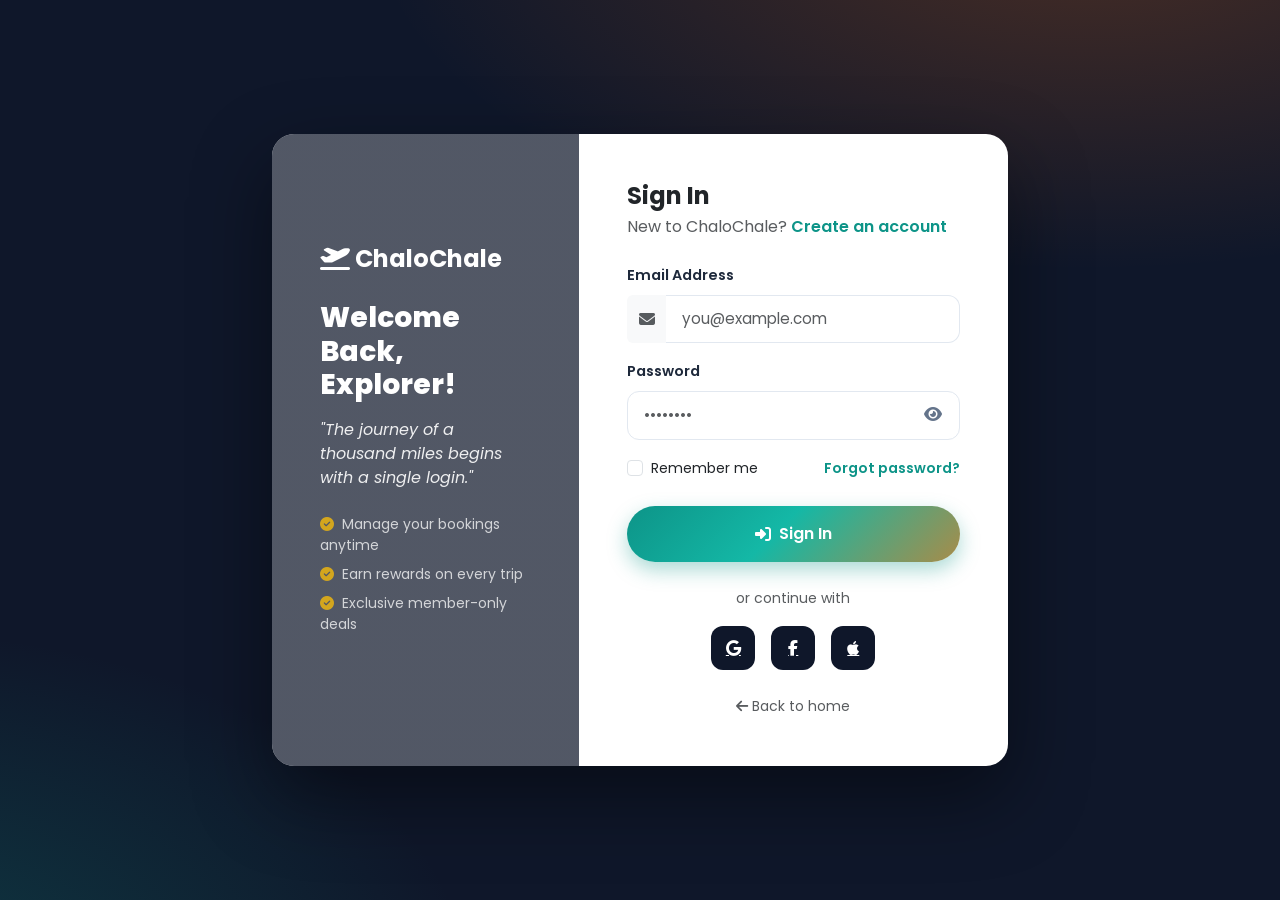
<file: login.html>
<!DOCTYPE html>
<html lang="en">
<head>
    <meta charset="UTF-8">
    <meta name="viewport" content="width=device-width, initial-scale=1.0">
    <title>Login — ChaloChale</title>
    <link href="https://cdn.jsdelivr.net/npm/bootstrap@5.0.2/dist/css/bootstrap.min.css" rel="stylesheet">
    <link rel="stylesheet" href="https://cdnjs.cloudflare.com/ajax/libs/font-awesome/6.5.2/css/all.min.css">
    <link href="https://fonts.googleapis.com/css2?family=Poppins:wght@400;500;600;700;800&display=swap" rel="stylesheet">
    <link rel="stylesheet" href="css/style.css">
</head>
<body>

    <div class="auth-wrap">
        <div class="container">
            <div class="row justify-content-center">
                <div class="col-lg-9 col-xl-8">
                    <div class="card auth-card">
                        <div class="row g-0">
                            <!-- Branding side -->
                            <div class="col-md-5 auth-side">
                                <a href="index.html" class="text-white text-decoration-none fw-bold fs-4 mb-4 d-inline-block">
                                    <i class="fa-solid fa-plane-departure"></i> ChaloChale
                                </a>
                                <h3 class="mb-3">Welcome Back, Explorer!</h3>
                                <p class="quote mb-4">"The journey of a thousand miles begins with a single login."</p>
                                <ul class="list-unstyled small opacity-75">
                                    <li class="mb-2"><i class="fa-solid fa-circle-check me-2 text-warning"></i>Manage your bookings anytime</li>
                                    <li class="mb-2"><i class="fa-solid fa-circle-check me-2 text-warning"></i>Earn rewards on every trip</li>
                                    <li class="mb-2"><i class="fa-solid fa-circle-check me-2 text-warning"></i>Exclusive member-only deals</li>
                                </ul>
                            </div>

                            <!-- Form side -->
                            <div class="col-md-7 p-4 p-md-5">
                                <h4 class="fw-bold mb-1">Sign In</h4>
                                <p class="text-muted mb-4">New to ChaloChale? <a href="signup.html" class="fw-semibold text-decoration-none" style="color:var(--cc-primary)">Create an account</a></p>

                                <form id="authForm" novalidate>
                                    <div class="mb-3">
                                        <label class="form-label">Email Address</label>
                                        <div class="input-group">
                                            <span class="input-group-text bg-light border-0"><i class="fa-solid fa-envelope text-muted"></i></span>
                                            <input type="email" class="form-control border-start-0" placeholder="you@example.com" required>
                                        </div>
                                    </div>
                                    <div class="mb-3">
                                        <label class="form-label">Password</label>
                                        <div class="pw-wrap">
                                            <input id="loginPass" type="password" class="form-control" placeholder="••••••••" required>
                                            <button type="button" class="pw-toggle" data-target="loginPass"><i class="fa-solid fa-eye"></i></button>
                                        </div>
                                    </div>
                                    <div class="d-flex justify-content-between align-items-center mb-4">
                                        <div class="form-check">
                                            <input class="form-check-input" type="checkbox" id="rememberMe">
                                            <label class="form-check-label small" for="rememberMe">Remember me</label>
                                        </div>
                                        <a href="#" class="small text-decoration-none fw-semibold" style="color:var(--cc-primary)">Forgot password?</a>
                                    </div>
                                    <button type="submit" class="btn-cc w-100 justify-content-center py-3">
                                        <i class="fa-solid fa-right-to-bracket"></i> Sign In
                                    </button>
                                </form>

                                <div class="text-center mt-4">
                                    <span class="text-muted small">or continue with</span>
                                    <div class="d-flex justify-content-center gap-3 mt-3">
                                        <a href="#" class="social-btn" style="background:var(--cc-dark);color:#fff;width:44px;height:44px;display:inline-flex;align-items:center;justify-content:center;border-radius:12px;"><i class="fa-brands fa-google"></i></a>
                                        <a href="#" class="social-btn" style="background:var(--cc-dark);color:#fff;width:44px;height:44px;display:inline-flex;align-items:center;justify-content:center;border-radius:12px;"><i class="fa-brands fa-facebook-f"></i></a>
                                        <a href="#" class="social-btn" style="background:var(--cc-dark);color:#fff;width:44px;height:44px;display:inline-flex;align-items:center;justify-content:center;border-radius:12px;"><i class="fa-brands fa-apple"></i></a>
                                    </div>
                                </div>

                                <div class="text-center mt-4">
                                    <a href="index.html" class="small text-muted text-decoration-none"><i class="fa-solid fa-arrow-left me-1"></i>Back to home</a>
                                </div>
                            </div>
                        </div>
                    </div>
                </div>
            </div>
        </div>
    </div>

    <button id="backToTop" aria-label="Back to top"><i class="fa-solid fa-arrow-up"></i></button>

    <script src="https://cdn.jsdelivr.net/npm/bootstrap@5.0.2/dist/js/bootstrap.bundle.min.js"></script>
    <script src="js/script.js"></script>
</body>
</html>
</file>
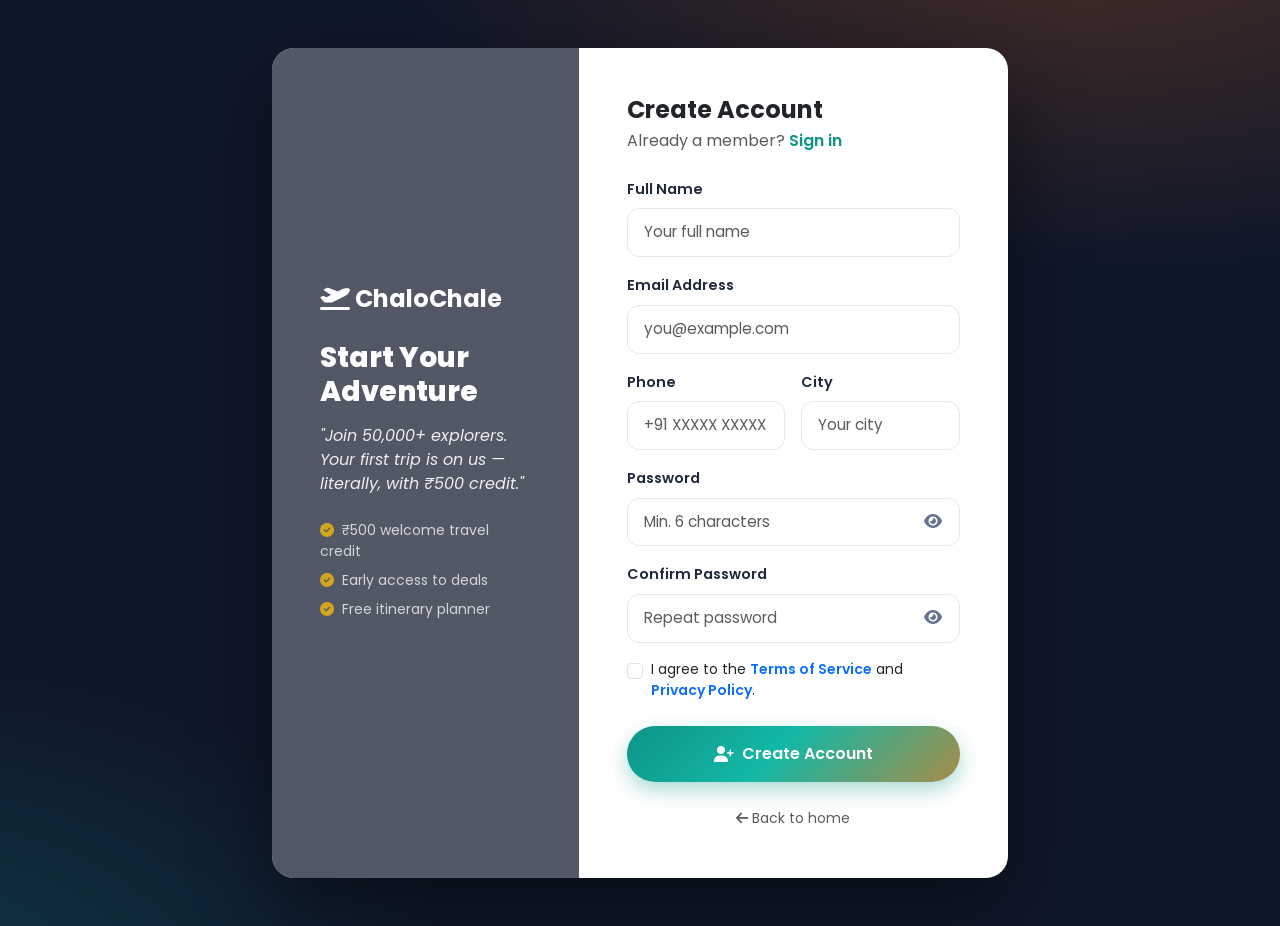
<file: signup.html>
<!DOCTYPE html>
<html lang="en">

<head>
    <meta charset="UTF-8">
    <meta name="viewport" content="width=device-width, initial-scale=1.0">
    <title>Sign Up — ChaloChale</title>
    <link href="https://cdn.jsdelivr.net/npm/bootstrap@5.0.2/dist/css/bootstrap.min.css" rel="stylesheet">
    <link rel="stylesheet" href="https://cdnjs.cloudflare.com/ajax/libs/font-awesome/6.5.2/css/all.min.css">
    <link href="https://fonts.googleapis.com/css2?family=Poppins:wght@400;500;600;700;800&display=swap"
        rel="stylesheet">
    <link rel="stylesheet" href="css/style.css">
</head>

<body>

    <div class="auth-wrap">
        <div class="container">
            <div class="row justify-content-center">
                <div class="col-lg-9 col-xl-8">
                    <div class="card auth-card">
                        <div class="row g-0">
                            <!-- Branding side -->
                            <div class="col-md-5 auth-side">
                                <a href="index.html"
                                    class="text-white text-decoration-none fw-bold fs-4 mb-4 d-inline-block">
                                    <i class="fa-solid fa-plane-departure"></i> ChaloChale
                                </a>
                                <h3 class="mb-3">Start Your Adventure</h3>
                                <p class="quote mb-4">"Join 50,000+ explorers. Your first trip is on us — literally,
                                    with ₹500 credit."</p>
                                <ul class="list-unstyled small opacity-75">
                                    <li class="mb-2"><i class="fa-solid fa-circle-check me-2 text-warning"></i>₹500
                                        welcome travel credit</li>
                                    <li class="mb-2"><i class="fa-solid fa-circle-check me-2 text-warning"></i>Early
                                        access to deals</li>
                                    <li class="mb-2"><i class="fa-solid fa-circle-check me-2 text-warning"></i>Free
                                        itinerary planner</li>
                                </ul>
                            </div>

                            <!-- Form side -->
                            <div class="col-md-7 p-4 p-md-5">
                                <h4 class="fw-bold mb-1">Create Account</h4>
                                <p class="text-muted mb-4">Already a member? <a href="login.html"
                                        class="fw-semibold text-decoration-none" style="color:var(--cc-primary)">Sign
                                        in</a></p>

                                <form id="authForm" novalidate>
                                    <div class="mb-3">
                                        <label class="form-label">Full Name</label>
                                        <input id="signupName" type="text" class="form-control"
                                            placeholder="Your full name" required>
                                    </div>
                                    <div class="mb-3">
                                        <label class="form-label">Email Address</label>
                                        <input type="email" class="form-control" placeholder="you@example.com" required>
                                    </div>
                                    <div class="row g-3 mb-3">
                                        <div class="col-md-6">
                                            <label class="form-label">Phone</label>
                                            <input type="tel" class="form-control" placeholder="+91 XXXXX XXXXX">
                                        </div>
                                        <div class="col-md-6">
                                            <label class="form-label">City</label>
                                            <input type="text" class="form-control" placeholder="Your city">
                                        </div>
                                    </div>
                                    <div class="mb-3">
                                        <label class="form-label">Password</label>
                                        <div class="pw-wrap">
                                            <input id="signupPass" type="password" class="form-control"
                                                placeholder="Min. 6 characters" required>
                                            <button type="button" class="pw-toggle" data-target="signupPass"><i
                                                    class="fa-solid fa-eye"></i></button>
                                        </div>
                                    </div>
                                    <div class="mb-3">
                                        <label class="form-label">Confirm Password</label>
                                        <div class="pw-wrap">
                                            <input id="confirmPass" type="password" class="form-control"
                                                placeholder="Repeat password" required>
                                            <button type="button" class="pw-toggle" data-target="confirmPass"><i
                                                    class="fa-solid fa-eye"></i></button>
                                        </div>
                                    </div>
                                    <div class="form-check mb-4">
                                        <input class="form-check-input" type="checkbox" id="termsSignup" required>
                                        <label class="form-check-label small" for="termsSignup">
                                            I agree to the <a href="#" class="text-decoration-none fw-semibold">Terms of
                                                Service</a> and <a href="#"
                                                class="text-decoration-none fw-semibold">Privacy Policy</a>.
                                        </label>
                                    </div>
                                    <button type="submit" class="btn-cc w-100 justify-content-center py-3">
                                        <i class="fa-solid fa-user-plus"></i> Create Account
                                    </button>
                                </form>

                                <div class="text-center mt-4">
                                    <a href="index.html" class="small text-muted text-decoration-none"><i
                                            class="fa-solid fa-arrow-left me-1"></i>Back to home</a>
                                </div>
                            </div>
                        </div>
                    </div>
                </div>
            </div>
        </div>
    </div>

    <button id="backToTop" aria-label="Back to top"><i class="fa-solid fa-arrow-up"></i></button>

    <script src="https://cdn.jsdelivr.net/npm/bootstrap@5.0.2/dist/js/bootstrap.bundle.min.js"></script>
    <script src="js/script.js"></script>
</body>

</html>
</file>
<file: css/style.css>
/* ============================================================
   ChaloChale Travel App — Custom Styles
   Palette: deep teal + sunset orange on dark slate
   ============================================================ */

:root {
    --cc-primary: #0d9488;
    --cc-primary-dark: #0f766e;
    --cc-accent: #f97316;
    --cc-accent-dark: #ea580c;
    --cc-dark: #0f172a;
    --cc-dark-2: #1e293b;
    --cc-light: #f8fafc;
    --cc-muted: #64748b;
    --cc-gradient: linear-gradient(135deg, #0d9488 0%, #14b8a6 45%, #f97316 130%);
    --cc-shadow-sm: 0 2px 8px rgba(15, 23, 42, .08);
    --cc-shadow-md: 0 8px 24px rgba(15, 23, 42, .12);
    --cc-shadow-lg: 0 20px 45px rgba(15, 23, 42, .18);
    --cc-radius: 16px;
    --cc-transition: all .35s cubic-bezier(.22, .61, .36, 1);
}

* { -webkit-tap-highlight-color: transparent; }

html { scroll-behavior: smooth; }

body {
    font-family: 'Poppins', 'Segoe UI', sans-serif;
    color: var(--cc-dark);
    background: #fff;
    overflow-x: hidden;
}

::selection { background: var(--cc-accent); color: #fff; }

/* ---------- Scrollbar ---------- */
::-webkit-scrollbar { width: 10px; }
::-webkit-scrollbar-track { background: var(--cc-light); }
::-webkit-scrollbar-thumb {
    background: linear-gradient(var(--cc-primary), var(--cc-accent));
    border-radius: 8px;
}

/* ============================================================
   NAVBAR
   ============================================================ */
.navbar-custom {
    transition: var(--cc-transition);
    padding-top: .9rem;
    padding-bottom: .9rem;
}
.navbar-custom.scrolled {
    background: rgba(15, 23, 42, .92) !important;
    backdrop-filter: blur(12px);
    box-shadow: var(--cc-shadow-md);
    padding-top: .55rem;
    padding-bottom: .55rem;
}
.navbar-custom .navbar-brand {
    font-size: 1.45rem;
    letter-spacing: .5px;
    background: var(--cc-gradient);
    -webkit-background-clip: text;
    background-clip: text;
    -webkit-text-fill-color: transparent;
}
.navbar-custom .nav-link {
    position: relative;
    margin: 0 .15rem;
    font-weight: 500;
    transition: var(--cc-transition);
}
.navbar-custom .nav-link::after {
    content: '';
    position: absolute;
    left: 50%;
    bottom: .15rem;
    width: 0;
    height: 2px;
    background: var(--cc-accent);
    transition: var(--cc-transition);
    transform: translateX(-50%);
    border-radius: 2px;
}
.navbar-custom .nav-link:hover::after,
.navbar-custom .nav-link.active::after { width: 70%; }
.navbar-custom .nav-link.active { color: #fff !important; }

/* ============================================================
   HERO / PAGE BANNERS
   ============================================================ */
.hero {
    position: relative;
    min-height: 62vh;
    display: flex;
    align-items: center;
    color: #fff;
    overflow: hidden;
    background-size: cover;
    background-position: center;
    background-attachment: fixed;
}
.hero::before {
    content: '';
    position: absolute;
    inset: 0;
    background: linear-gradient(120deg, rgba(15,23,42,.88) 0%, rgba(13,148,136,.55) 55%, rgba(249,115,22,.35) 100%);
}
.hero::after {
    content: '';
    position: absolute;
    bottom: -2px; left: 0; right: 0;
    height: 70px;
    background: url("data:image/svg+xml,%3Csvg xmlns='http://www.w3.org/2000/svg' viewBox='0 0 1440 70'%3E%3Cpath fill='%23ffffff' d='M0,40 C240,90 480,0 720,35 C960,70 1200,10 1440,45 L1440,70 L0,70 Z'/%3E%3C/svg%3E") no-repeat bottom;
    background-size: cover;
}
.hero .container { position: relative; z-index: 2; }
.hero h1 {
    font-weight: 800;
    font-size: clamp(2.2rem, 5vw, 3.6rem);
    line-height: 1.15;
}
.hero .lead { font-size: 1.15rem; opacity: .92; max-width: 640px; }
.hero .badge-pill {
    background: rgba(255,255,255,.15);
    backdrop-filter: blur(6px);
    border: 1px solid rgba(255,255,255,.25);
    padding: .5rem 1.1rem;
    border-radius: 50px;
}

/* ============================================================
   SECTION HELPERS
   ============================================================ */
.section { padding: 5rem 0; }
.section-sm { padding: 3.5rem 0; }
.section-alt { background: var(--cc-light); }

.section-title {
    font-weight: 800;
    position: relative;
    display: inline-block;
    margin-bottom: .4rem;
}
.section-title::after {
    content: '';
    display: block;
    width: 64px;
    height: 4px;
    margin: .6rem auto 0;
    border-radius: 4px;
    background: var(--cc-gradient);
}
.section-title.left::after { margin-left: 0; }
.section-sub { color: var(--cc-muted); max-width: 620px; margin: 0 auto 2.5rem; }

/* ============================================================
   REVEAL ANIMATIONS (JS toggles .visible)
   ============================================================ */
.reveal {
    opacity: 0;
    transform: translateY(36px);
    transition: opacity .7s ease, transform .7s cubic-bezier(.22,.61,.36,1);
    transition-delay: var(--reveal-delay, 0s);
    will-change: opacity, transform;
}
.reveal.visible { opacity: 1; transform: translateY(0); }
.reveal-left  { transform: translateX(-40px); }
.reveal-left.visible  { transform: translateX(0); }
.reveal-right { transform: translateX(40px); }
.reveal-right.visible { transform: translateX(0); }
.reveal-scale { transform: scale(.9); }
.reveal-scale.visible { transform: scale(1); }

@media (prefers-reduced-motion: reduce) {
    .reveal, .reveal-left, .reveal-right, .reveal-scale {
        opacity: 1 !important;
        transform: none !important;
        transition: none !important;
    }
    html { scroll-behavior: auto; }
}

/* ============================================================
   BUTTONS
   ============================================================ */
.btn-cc {
    position: relative;
    overflow: hidden;
    display: inline-flex;
    align-items: center;
    gap: .5rem;
    padding: .8rem 1.9rem;
    border-radius: 50px;
    font-weight: 600;
    border: none;
    color: #fff;
    background: var(--cc-gradient);
    box-shadow: 0 8px 20px rgba(13, 148, 136, .35);
    transition: var(--cc-transition);
    text-decoration: none;
}
.btn-cc::before {
    content: '';
    position: absolute;
    top: 0; left: -80%;
    width: 55%; height: 100%;
    background: linear-gradient(100deg, transparent, rgba(255,255,255,.45), transparent);
    transform: skewX(-20deg);
    transition: left .6s ease;
}
.btn-cc:hover {
    color: #fff;
    transform: translateY(-3px);
    box-shadow: 0 14px 30px rgba(249, 115, 22, .4);
}
.btn-cc:hover::before { left: 130%; }
.btn-cc:active { transform: translateY(-1px) scale(.98); }

.btn-cc-outline {
    display: inline-flex;
    align-items: center;
    gap: .5rem;
    padding: .8rem 1.9rem;
    border-radius: 50px;
    font-weight: 600;
    border: 2px solid rgba(255,255,255,.6);
    color: #fff;
    background: transparent;
    transition: var(--cc-transition);
    text-decoration: none;
}
.btn-cc-outline:hover { background: #fff; color: var(--cc-dark); border-color: #fff; }

.btn-cc-dark {
    background: var(--cc-dark);
    box-shadow: 0 8px 20px rgba(15,23,42,.3);
}
.btn-cc-dark:hover { background: var(--cc-dark-2); box-shadow: 0 14px 30px rgba(15,23,42,.4); }

/* ============================================================
   CARDS
   ============================================================ */
.card-cc {
    border: none;
    border-radius: var(--cc-radius);
    overflow: hidden;
    background: #fff;
    box-shadow: var(--cc-shadow-sm);
    transition: var(--cc-transition);
    height: 100%;
}
.card-cc:hover {
    transform: translateY(-8px);
    box-shadow: var(--cc-shadow-lg);
}
.card-cc .card-img-wrap {
    position: relative;
    overflow: hidden;
    height: 220px;
}
.card-cc .card-img-wrap img {
    width: 100%; height: 100%;
    object-fit: cover;
    transition: transform .7s cubic-bezier(.22,.61,.36,1);
}
.card-cc:hover .card-img-wrap img { transform: scale(1.09); }
.card-cc .card-img-wrap .price-tag {
    position: absolute;
    top: 14px; right: 14px;
    background: var(--cc-gradient);
    color: #fff;
    font-weight: 700;
    padding: .3rem .9rem;
    border-radius: 30px;
    font-size: .85rem;
    box-shadow: var(--cc-shadow-md);
}
.card-cc .card-img-wrap .rating-badge {
    position: absolute;
    bottom: 14px; left: 14px;
    background: rgba(15,23,42,.75);
    backdrop-filter: blur(6px);
    color: #ffd166;
    font-weight: 600;
    padding: .3rem .8rem;
    border-radius: 30px;
    font-size: .8rem;
}
.card-cc .card-body { padding: 1.4rem; }
.card-cc .card-title { font-weight: 700; font-size: 1.1rem; }
.card-cc .meta { color: var(--cc-muted); font-size: .85rem; }
.card-cc .meta i { color: var(--cc-primary); margin-right: .3rem; }

/* Destination card variant */
.dest-card .card-img-wrap { height: 240px; }
.dest-card .card-body { position: relative; }
.dest-card .tag-chip {
    position: absolute;
    top: -16px; left: 18px;
    background: #fff;
    color: var(--cc-primary-dark);
    font-size: .72rem;
    font-weight: 700;
    text-transform: uppercase;
    letter-spacing: .6px;
    padding: .35rem .9rem;
    border-radius: 30px;
    box-shadow: var(--cc-shadow-sm);
}

/* ============================================================
   FILTER PILLS / CHIPS
   ============================================================ */
.filter-pills { display: flex; flex-wrap: wrap; gap: .6rem; justify-content: center; margin-bottom: 2.2rem; }
.filter-pill {
    border: 2px solid #e2e8f0;
    background: #fff;
    color: var(--cc-dark-2);
    font-weight: 600;
    font-size: .9rem;
    padding: .55rem 1.4rem;
    border-radius: 50px;
    cursor: pointer;
    transition: var(--cc-transition);
}
.filter-pill:hover { border-color: var(--cc-primary); color: var(--cc-primary-dark); transform: translateY(-2px); }
.filter-pill.active {
    background: var(--cc-gradient);
    border-color: transparent;
    color: #fff;
    box-shadow: 0 8px 18px rgba(13,148,136,.35);
}

/* ============================================================
   STATS / COUNTERS
   ============================================================ */
.stat-card {
    text-align: center;
    padding: 2rem 1rem;
    border-radius: var(--cc-radius);
    background: #fff;
    box-shadow: var(--cc-shadow-sm);
    transition: var(--cc-transition);
    height: 100%;
}
.stat-card:hover { transform: translateY(-6px); box-shadow: var(--cc-shadow-lg); }
.stat-card .stat-icon {
    width: 64px; height: 64px;
    margin: 0 auto 1rem;
    display: flex; align-items: center; justify-content: center;
    border-radius: 18px;
    font-size: 1.6rem;
    color: #fff;
    background: var(--cc-gradient);
    box-shadow: 0 10px 22px rgba(13,148,136,.35);
}
.stat-card .stat-num {
    font-size: 2.2rem;
    font-weight: 800;
    background: var(--cc-gradient);
    -webkit-background-clip: text;
    background-clip: text;
    -webkit-text-fill-color: transparent;
}
.stat-card .stat-label { color: var(--cc-muted); font-weight: 500; }

/* ============================================================
   FORMS
   ============================================================ */
.form-control, .form-select {
    border-radius: 12px;
    border: 1.5px solid #e2e8f0;
    padding: .75rem 1rem;
    font-size: .95rem;
    transition: var(--cc-transition);
}
.form-control:focus, .form-select:focus {
    border-color: var(--cc-primary);
    box-shadow: 0 0 0 .25rem rgba(13, 148, 136, .15);
}
.form-label { font-weight: 600; font-size: .9rem; color: var(--cc-dark-2); }
.form-check-input:checked { background-color: var(--cc-primary); border-color: var(--cc-primary); }

.input-group .btn { border-radius: 0 12px 12px 0; }

/* Password toggle */
.pw-wrap { position: relative; }
.pw-wrap .form-control { padding-right: 2.8rem; }
.pw-toggle {
    position: absolute; right: 12px; top: 50%;
    transform: translateY(-50%);
    border: none; background: none;
    color: var(--cc-muted); cursor: pointer;
    font-size: 1rem;
}
.pw-toggle:hover { color: var(--cc-primary); }

/* Booking summary card */
.summary-card {
    border-radius: var(--cc-radius);
    background: #fff;
    box-shadow: var(--cc-shadow-md);
    border: none;
    position: sticky;
    top: 90px;
}
.summary-card .summary-head {
    background: var(--cc-dark);
    color: #fff;
    padding: 1rem 1.4rem;
    border-radius: var(--cc-radius) var(--cc-radius) 0 0;
    font-weight: 700;
}
.summary-line {
    display: flex; justify-content: space-between;
    padding: .55rem 0;
    border-bottom: 1px dashed #e2e8f0;
    font-size: .93rem;
}
.summary-line:last-of-type { border-bottom: none; }
.summary-total {
    display: flex; justify-content: space-between;
    padding: 1rem 0 .4rem;
    font-size: 1.15rem;
    font-weight: 800;
    color: var(--cc-primary-dark);
}

/* Traveler stepper */
.stepper { display: flex; align-items: center; gap: .7rem; }
.stepper button {
    width: 38px; height: 38px;
    border-radius: 10px;
    border: 1.5px solid #e2e8f0;
    background: #fff;
    color: var(--cc-primary-dark);
    font-weight: 700;
    transition: var(--cc-transition);
}
.stepper button:hover { background: var(--cc-primary); color: #fff; border-color: var(--cc-primary); }
.stepper input {
    width: 56px; text-align: center;
    border: 1.5px solid #e2e8f0; border-radius: 10px;
    padding: .45rem; font-weight: 700;
}

/* ============================================================
   MISC COMPONENTS
   ============================================================ */
/* Timeline (about page) */
.timeline { position: relative; padding-left: 2rem; }
.timeline::before {
    content: '';
    position: absolute; left: 8px; top: 4px; bottom: 4px;
    width: 3px; border-radius: 3px;
    background: linear-gradient(var(--cc-primary), var(--cc-accent));
}
.timeline-item { position: relative; padding-bottom: 2rem; }
.timeline-item::before {
    content: '';
    position: absolute; left: -2rem; top: 4px;
    width: 19px; height: 19px;
    border-radius: 50%;
    background: #fff;
    border: 4px solid var(--cc-primary);
}
.timeline-item .year {
    font-weight: 800; color: var(--cc-primary-dark);
    font-size: 1.05rem;
}

/* Feature icon blocks */
.feature-icon {
    width: 74px; height: 74px;
    display: inline-flex; align-items: center; justify-content: center;
    border-radius: 22px;
    font-size: 1.7rem;
    color: #fff;
    margin-bottom: 1.1rem;
    transition: var(--cc-transition);
}
.feature-card:hover .feature-icon { transform: rotate(-8deg) scale(1.08); }
.feature-icon.t1 { background: linear-gradient(135deg,#0d9488,#14b8a6); box-shadow:0 10px 24px rgba(13,148,136,.35); }
.feature-icon.t2 { background: linear-gradient(135deg,#f97316,#fb923c); box-shadow:0 10px 24px rgba(249,115,22,.35); }
.feature-icon.t3 { background: linear-gradient(135deg,#6366f1,#818cf8); box-shadow:0 10px 24px rgba(99,102,241,.35); }
.feature-icon.t4 { background: linear-gradient(135deg,#ec4899,#f472b6); box-shadow:0 10px 24px rgba(236,72,153,.35); }
.feature-icon.t5 { background: linear-gradient(135deg,#0ea5e9,#38bdf8); box-shadow:0 10px 24px rgba(14,165,233,.35); }
.feature-icon.t6 { background: linear-gradient(135deg,#f59e0b,#fbbf24); box-shadow:0 10px 24px rgba(245,158,11,.35); }

/* Testimonial */
.testimonial-card { border: none; border-radius: var(--cc-radius); }
.testimonial-card .stars { color: #fbbf24; letter-spacing: 2px; }
.avatar-circle {
    width: 56px; height: 56px; border-radius: 50%;
    object-fit: cover;
    border: 3px solid #fff;
    box-shadow: var(--cc-shadow-sm);
}

/* Search bar (home/booking) */
.search-hero {
    background: #fff;
    border-radius: var(--cc-radius);
    box-shadow: var(--cc-shadow-lg);
    padding: 1.4rem;
}
.search-hero .form-control, .search-hero .form-select { border: 1.5px solid #e2e8f0; }

/* Newsletter */
.newsletter-box {
    border-radius: var(--cc-radius);
    background: var(--cc-gradient);
    color: #fff;
    padding: 3rem 2rem;
    position: relative;
    overflow: hidden;
}
.newsletter-box::before {
    content: '';
    position: absolute; width: 260px; height: 260px;
    border-radius: 50%;
    background: rgba(255,255,255,.12);
    top: -110px; right: -60px;
}
.newsletter-box .form-control { border: none; border-radius: 50px 0 0 50px; padding-left: 1.4rem; }
.newsletter-box .btn { border-radius: 0 50px 50px 0; padding-left: 1.6rem; padding-right: 1.6rem; }

/* Footer */
.footer-cc {
    background: var(--cc-dark);
    color: #cbd5e1;
    padding: 4rem 0 0;
}
.footer-cc h5 { color: #fff; font-weight: 700; margin-bottom: 1.2rem; }
.footer-cc a { color: #94a3b8; text-decoration: none; transition: var(--cc-transition); }
.footer-cc a:hover { color: var(--cc-accent); padding-left: 4px; }
.footer-cc .footer-brand {
    font-size: 1.5rem; font-weight: 800;
    background: var(--cc-gradient);
    -webkit-background-clip: text; background-clip: text;
    -webkit-text-fill-color: transparent;
}
.footer-cc .social-btn {
    width: 40px; height: 40px;
    display: inline-flex; align-items: center; justify-content: center;
    border-radius: 12px;
    background: var(--cc-dark-2);
    color: #cbd5e1;
    margin-right: .5rem;
    transition: var(--cc-transition);
}
.footer-cc .social-btn:hover { background: var(--cc-accent); color: #fff; transform: translateY(-3px); }
.footer-bottom {
    border-top: 1px solid rgba(255,255,255,.08);
    padding: 1.2rem 0;
    font-size: .85rem;
    color: #64748b;
}

/* Toast (custom) */
.cc-toast {
    position: fixed;
    bottom: 26px; right: 26px;
    z-index: 2000;
    background: var(--cc-dark);
    color: #fff;
    border-radius: 14px;
    padding: .9rem 1.3rem;
    box-shadow: var(--cc-shadow-lg);
    display: flex; align-items: center; gap: .7rem;
    font-weight: 500;
    transform: translateY(140%);
    opacity: 0;
    transition: transform .45s cubic-bezier(.22,.61,.36,1), opacity .45s;
    max-width: 340px;
}
.cc-toast.show { transform: translateY(0); opacity: 1; }
.cc-toast .toast-icon {
    width: 36px; height: 36px; flex: 0 0 36px;
    border-radius: 10px;
    display: flex; align-items: center; justify-content: center;
    font-size: 1rem;
}
.cc-toast.success .toast-icon { background: #10b981; }
.cc-toast.error   .toast-icon { background: #ef4444; }
.cc-toast.info    .toast-icon { background: var(--cc-primary); }

/* Back to top */
#backToTop {
    position: fixed;
    bottom: 26px; left: 26px;
    width: 46px; height: 46px;
    border-radius: 14px;
    border: none;
    background: var(--cc-gradient);
    color: #fff;
    font-size: 1.1rem;
    box-shadow: var(--cc-shadow-md);
    cursor: pointer;
    opacity: 0;
    transform: translateY(20px);
    transition: var(--cc-transition);
    z-index: 1500;
    pointer-events: none;
}
#backToTop.show { opacity: 1; transform: translateY(0); pointer-events: auto; }
#backToTop:hover { transform: translateY(-4px); }

/* Auth pages */
.auth-wrap {
    min-height: 100vh;
    display: flex;
    align-items: center;
    background:
        radial-gradient(1200px 600px at 85% -10%, rgba(249,115,22,.25), transparent 60%),
        radial-gradient(1000px 600px at -10% 110%, rgba(13,148,136,.28), transparent 60%),
        var(--cc-dark);
    padding: 3rem 0;
}
.auth-card {
    border: none;
    border-radius: 22px;
    overflow: hidden;
    box-shadow: 0 30px 80px rgba(0,0,0,.45);
}
.auth-side {
    background:
        linear-gradient(rgba(15,23,42,.72), rgba(15,23,42,.72)),
        url('https://images.unsplash.com/photo-1469854523086-cc02fe5d8800?auto=format&fit=crop&w=900&q=60') center/cover;
    color: #fff;
    padding: 3rem;
    display: flex; flex-direction: column; justify-content: center;
}
.auth-side h3 { font-weight: 800; }
.auth-side .quote { font-style: italic; opacity: .9; }

/* ============================================================
   VIDEO HERO (index)
   ============================================================ */
.video-hero {
    position: relative;
    height: 94vh;
    min-height: 580px;
    display: flex;
    align-items: flex-end;
    color: #fff;
    overflow: hidden;
    background: var(--cc-dark);
}
.video-hero video {
    position: absolute;
    inset: 0;
    width: 100%;
    height: 100%;
    object-fit: cover;
}
.video-hero-overlay {
    position: absolute;
    inset: 0;
    background:
        linear-gradient(180deg, rgba(15,23,42,.25) 0%, rgba(15,23,42,.05) 40%, rgba(15,23,42,.82) 100%),
        linear-gradient(100deg, rgba(13,148,136,.35), rgba(249,115,22,.15));
}
.video-hero-content { position: relative; z-index: 2; padding-bottom: 9rem; }
.video-hero-content .badge-pill {
    background: rgba(255,255,255,.15);
    backdrop-filter: blur(6px);
    border: 1px solid rgba(255,255,255,.25);
    padding: .5rem 1.1rem;
    border-radius: 50px;
}
.video-hero-content h1 {
    font-weight: 800;
    font-size: clamp(2.4rem, 6vw, 4.2rem);
    line-height: 1.1;
    text-shadow: 0 6px 30px rgba(0,0,0,.5);
    max-width: 760px;
}
.video-hero-content .lead {
    font-size: 1.2rem;
    opacity: .92;
    max-width: 560px;
    text-shadow: 0 2px 12px rgba(0,0,0,.55);
}
.video-hero-content .btn-cc-outline { border-color: rgba(255,255,255,.7); }
.video-hero-content .btn-cc-outline:hover { background: #fff; color: var(--cc-dark); }

/* Hero sound toggle */
.hero-sound {
    position: absolute;
    bottom: 26px; right: 26px;
    z-index: 3;
    display: inline-flex;
    align-items: center;
    gap: .5rem;
    background: rgba(15,23,42,.55);
    backdrop-filter: blur(8px);
    border: 1.5px solid rgba(255,255,255,.35);
    color: #fff;
    font-weight: 600;
    font-size: .85rem;
    padding: .55rem 1.1rem;
    border-radius: 50px;
    cursor: pointer;
    transition: var(--cc-transition);
}
.hero-sound:hover { background: var(--cc-accent); border-color: var(--cc-accent); transform: translateY(-2px); }
.hero-sound.on { background: var(--cc-accent); border-color: var(--cc-accent); }

/* Scroll hint */
.scroll-hint {
    position: absolute;
    bottom: 26px; left: 50%;
    transform: translateX(-50%);
    z-index: 3;
    width: 42px; height: 42px;
    border-radius: 50%;
    border: 2px solid rgba(255,255,255,.6);
    color: #fff;
    display: flex; align-items: center; justify-content: center;
    text-decoration: none;
    animation: scrollBounce 1.8s ease-in-out infinite;
    transition: var(--cc-transition);
}
.scroll-hint:hover { background: #fff; color: var(--cc-dark); }
@keyframes scrollBounce {
    0%, 100% { transform: translate(-50%, 0); }
    50%      { transform: translate(-50%, 10px); }
}

/* ============================================================
   VIDEO CARDS (trending destinations)
   ============================================================ */
.video-card {
    position: relative;
    border-radius: var(--cc-radius);
    overflow: hidden;
    height: 300px;
    cursor: pointer;
    box-shadow: var(--cc-shadow-md);
    transition: var(--cc-transition);
}
.video-card:hover { transform: translateY(-6px); box-shadow: var(--cc-shadow-lg); }
.video-card video {
    position: absolute; inset: 0;
    width: 100%; height: 100%;
    object-fit: cover;
    transition: transform .8s cubic-bezier(.22,.61,.36,1);
}
.video-card:hover video { transform: scale(1.06); }
.video-card .video-card-overlay {
    position: absolute; inset: 0;
    background: linear-gradient(180deg, rgba(15,23,42,.15) 0%, rgba(15,23,42,.75) 100%);
    display: flex; flex-direction: column; justify-content: flex-end;
    padding: 1.2rem;
    color: #fff;
}
.video-card .video-card-overlay h5 { font-weight: 700; margin-bottom: .15rem; text-shadow: 0 2px 8px rgba(0,0,0,.4); }
.video-card .video-card-overlay small { opacity: .85; }
.video-card .play-fab {
    position: absolute; top: 14px; right: 14px;
    width: 44px; height: 44px;
    border-radius: 50%;
    background: rgba(255,255,255,.2);
    backdrop-filter: blur(6px);
    border: 1.5px solid rgba(255,255,255,.5);
    color: #fff;
    display: flex; align-items: center; justify-content: center;
    font-size: 1rem;
    transition: var(--cc-transition);
}
.video-card:hover .play-fab { background: var(--cc-accent); border-color: var(--cc-accent); transform: scale(1.1); }
.video-card .card-mute {
    position: absolute; bottom: 14px; right: 14px;
    width: 40px; height: 40px;
    border-radius: 50%;
    background: rgba(15,23,42,.6);
    backdrop-filter: blur(6px);
    border: 1.5px solid rgba(255,255,255,.4);
    color: #fff;
    display: flex; align-items: center; justify-content: center;
    font-size: .95rem;
    cursor: pointer;
    transition: var(--cc-transition);
    z-index: 2;
}
.video-card .card-mute:hover { background: var(--cc-primary); border-color: var(--cc-primary); transform: scale(1.08); }
.video-card .card-mute.on { background: var(--cc-accent); border-color: var(--cc-accent); }
.video-card .video-explore {
    margin-top: .55rem;
    display: inline-flex;
    align-items: center;
    gap: .45rem;
    background: rgba(255,255,255,.18);
    backdrop-filter: blur(6px);
    border: 1px solid rgba(255,255,255,.4);
    color: #fff;
    font-size: .8rem;
    font-weight: 700;
    padding: .4rem .95rem;
    border-radius: 30px;
    text-decoration: none;
    transition: var(--cc-transition);
    width: fit-content;
}
.video-card .video-explore:hover { background: #fff; color: var(--cc-dark); }

@media (max-width: 575.98px) {
    .video-hero { height: 78vh; min-height: 480px; }
    .video-hero-content { padding-bottom: 5.5rem; }
    .video-card { height: 220px; }
}

/* Empty state */
.empty-state { text-align: center; padding: 4rem 1rem; color: var(--cc-muted); }
.empty-state i { font-size: 3.5rem; margin-bottom: 1rem; display: block; color: #cbd5e1; }

/* Loading skeleton shimmer for grids */
.skeleton {
    border-radius: var(--cc-radius);
    background: linear-gradient(90deg, #eef2f7 25%, #f8fafc 50%, #eef2f7 75%);
    background-size: 200% 100%;
    animation: shimmer 1.4s infinite;
    height: 340px;
}
@keyframes shimmer { to { background-position: -200% 0; } }

/* ============================================================
   RESPONSIVE
   ============================================================ */
@media (max-width: 991.98px) {
    .section { padding: 3.5rem 0; }
    .hero { min-height: 52vh; background-attachment: scroll; }
    .hero::after { height: 44px; }
    .summary-card { position: static; margin-top: 1.5rem; }
}
@media (max-width: 575.98px) {
    .hero h1 { font-size: 2rem; }
    .hero .lead { font-size: 1rem; }
    .navbar-custom .nav-link { padding: .5rem 1rem; }
    .cc-toast { left: 16px; right: 16px; max-width: none; bottom: 16px; }
    #backToTop { left: 16px; bottom: 16px; }
    .auth-side { padding: 2rem 1.4rem; }
}
</file>
